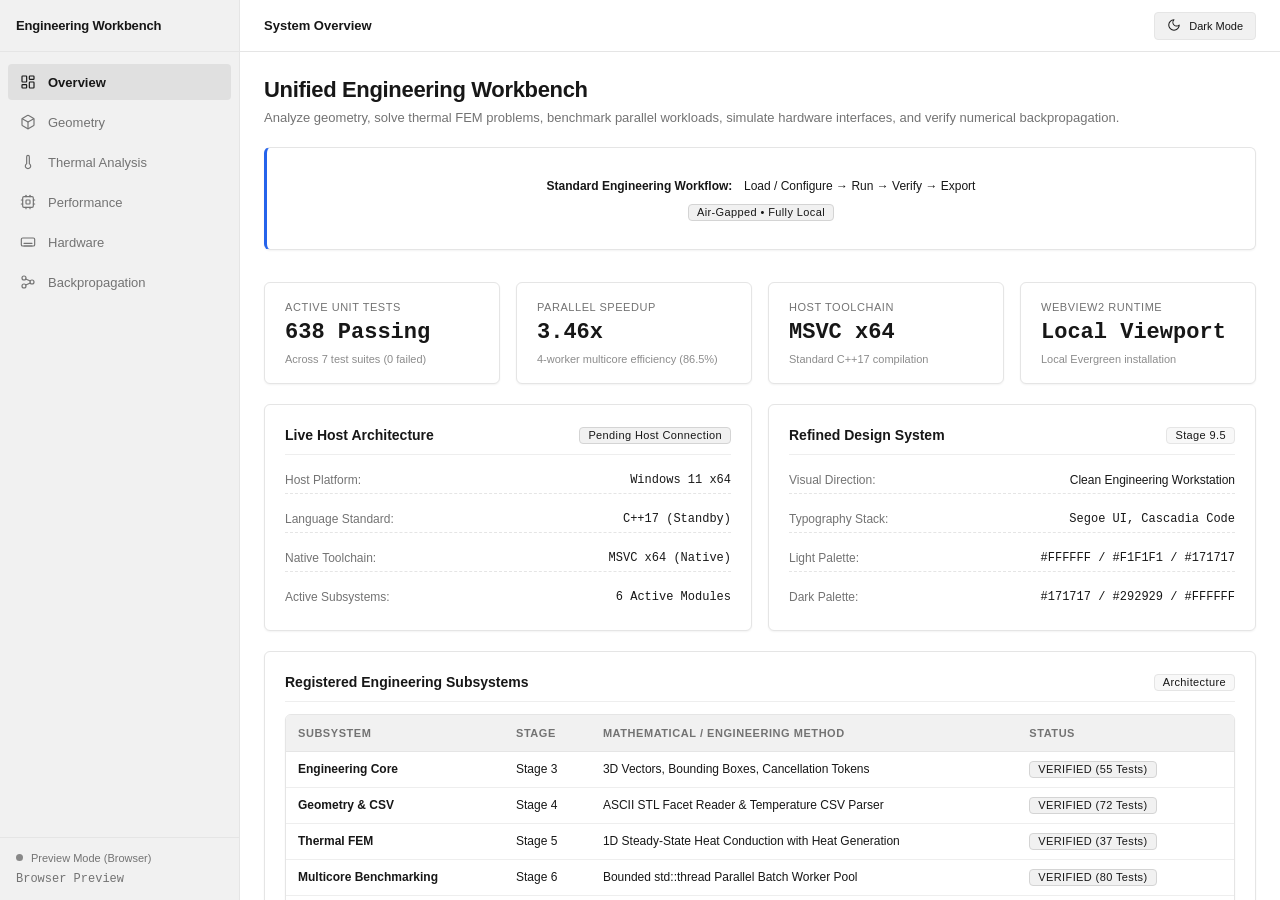
<file: package/UnifiedEngineeringWorkbench/frontend/index.html>
<!DOCTYPE html>
<html lang="en" data-theme="light">
<head>
    <meta charset="UTF-8">
    <meta name="viewport" content="width=device-width, initial-scale=1.0, maximum-scale=5.0, user-scalable=yes">
    <title>Unified Engineering Workbench</title>
    <!-- Core Design Tokens, Base Styles, Components, and Responsive Layout -->
    <link rel="stylesheet" href="css/tokens.css">
    <link rel="stylesheet" href="css/base.css">
    <link rel="stylesheet" href="css/components.css">
    <link rel="stylesheet" href="css/responsive.css">
    <style>
        body {
            opacity: 0;
            transition: opacity 0.15s ease-in;
        }
        body.ready {
            opacity: 1;
        }
    </style>
</head>
<body>
    <!-- Mobile Drawer Backdrop Overlay -->
    <div id="drawer-backdrop" class="backdrop" aria-hidden="true"></div>

    <!-- Diagnostic Modal Dialog -->
    <div id="device-dialog" class="dialog-backdrop" role="dialog" aria-modal="true" aria-labelledby="dialog-title" hidden>
        <div class="dialog">
            <div class="dialog-header">
                <span id="dialog-title" class="dialog-title">Hardware Adapter Diagnostics</span>
                <button type="button" class="dialog-close" data-close-dialog aria-label="Close dialog">
                    <span data-icon="close"></span>
                </button>
            </div>
            <div class="dialog-body">
                <p class="text-small" style="color: var(--text-secondary); margin-bottom: var(--space-3);">
                    Physical hardware communications status and loopback diagnostics across all registered adapter drivers (SIMULATED).
                </p>
                <div class="table-wrapper">
                    <table class="table">
                        <thead>
                            <tr>
                                <th>Adapter</th>
                                <th>Channel</th>
                                <th>Status</th>
                            </tr>
                        </thead>
                        <tbody>
                            <tr>
                                <td>STM32F407G</td>
                                <td class="cell-numeric">SWD / USB</td>
                                <td><span class="badge badge-ready">READY (SIMULATED)</span></td>
                            </tr>
                            <tr>
                                <td>Basys 3</td>
                                <td class="cell-numeric">FT2232HQ</td>
                                <td><span class="badge badge-ready">READY (SIMULATED)</span></td>
                            </tr>
                            <tr>
                                <td>JTAG-HS2</td>
                                <td class="cell-numeric">2x7 Ribbon</td>
                                <td><span class="badge badge-simulated">SIMULATED</span></td>
                            </tr>
                        </tbody>
                    </table>
                </div>
            </div>
            <div class="dialog-footer">
                <button type="button" class="btn btn-secondary btn-sm" data-close-dialog>Close</button>
                <button type="button" class="btn btn-primary btn-sm" data-close-dialog>Acknowledge</button>
            </div>
        </div>
    </div>

    <div class="app-shell">
        <!-- Sidebar Navigation -->
        <aside id="app-sidebar" class="sidebar">
            <div class="sidebar-header">
                <div class="brand-title">Engineering Workbench</div>
            </div>

            <nav class="sidebar-nav" role="tablist" aria-label="Workbench Sections">
                <button type="button" class="nav-item active" role="tab" id="tab-overview" data-view="overview" aria-controls="view-overview" aria-selected="true" tabindex="0">
                    <span class="nav-icon" data-icon="overview"></span>
                    <span>Overview</span>
                </button>
                <button type="button" class="nav-item" role="tab" id="tab-geometry" data-view="geometry" aria-controls="view-geometry" aria-selected="false" tabindex="-1">
                    <span class="nav-icon" data-icon="geometry"></span>
                    <span>Geometry</span>
                </button>
                <button type="button" class="nav-item" role="tab" id="tab-thermal" data-view="thermal" aria-controls="view-thermal" aria-selected="false" tabindex="-1">
                    <span class="nav-icon" data-icon="thermal"></span>
                    <span>Thermal Analysis</span>
                </button>
                <button type="button" class="nav-item" role="tab" id="tab-performance" data-view="performance" aria-controls="view-performance" aria-selected="false" tabindex="-1">
                    <span class="nav-icon" data-icon="performance"></span>
                    <span>Performance</span>
                </button>
                <button type="button" class="nav-item" role="tab" id="tab-hardware" data-view="hardware" aria-controls="view-hardware" aria-selected="false" tabindex="-1">
                    <span class="nav-icon" data-icon="hardware"></span>
                    <span>Hardware</span>
                </button>
                <button type="button" class="nav-item" role="tab" id="tab-backprop" data-view="backprop" aria-controls="view-backprop" aria-selected="false" tabindex="-1">
                    <span class="nav-icon" data-icon="backprop"></span>
                    <span>Backpropagation</span>
                </button>
            </nav>

            <div class="sidebar-footer">
                <div class="host-status">
                    <div id="host-status-dot" class="status-dot"></div>
                    <span id="host-status-text">Connecting to Host...</span>
                </div>
                <div class="text-small text-mono" id="stat-platform">Windows 11 x64</div>
            </div>
        </aside>

        <!-- Mobile Drawer Backdrop -->
        <div id="mobile-backdrop" class="backdrop" tabindex="-1" aria-hidden="true"></div>

        <!-- Main Content Viewport -->
        <div class="main-wrapper">
            <header class="top-header">
                <div class="header-left">
                    <button type="button" id="menu-toggle-btn" class="menu-toggle" aria-label="Toggle Navigation">
                        <span data-icon="menu"></span>
                    </button>
                    <span id="view-breadcrumb" class="view-breadcrumb">System Overview</span>
                </div>

                <div class="header-right">
                    <button type="button" id="theme-toggle-btn" class="theme-toggle-btn" aria-label="Toggle theme">
                        <span id="theme-icon"></span>
                        <span id="theme-label" class="theme-toggle-label">Dark Mode</span>
                    </button>
                </div>
            </header>

            <main class="content-viewport">
                <!-- VIEW 1: Overview -->
                <section id="view-overview" class="view-panel active" role="tabpanel" aria-labelledby="tab-overview" aria-hidden="false">
                    <div class="view-header">
                        <h1>Unified Engineering Workbench</h1>
                        <p>Analyze geometry, solve thermal FEM problems, benchmark parallel workloads, simulate hardware interfaces, and verify numerical backpropagation.</p>
                    </div>

                    <!-- Workflow Guidance Banner -->
                    <div class="card card-info" style="margin-bottom: var(--space-3); border-left: 3px solid var(--accent-primary, #2563eb);">
                        <div class="card-body" style="padding: var(--space-2) var(--space-3); display: flex; flex-wrap: wrap; align-items: center; justify-content: space-between; gap: var(--space-2);">
                            <div>
                                <span class="text-strong" style="font-size: var(--text-sm);">Standard Engineering Workflow:</span>
                                <span class="text-secondary" style="font-size: var(--text-sm); margin-left: var(--space-2);">Load / Configure &rarr; Run &rarr; Verify &rarr; Export</span>
                            </div>
                            <span class="badge badge-ready">Air-Gapped &bull; Fully Local</span>
                        </div>
                    </div>

                    <!-- Statistics Widgets Grid -->
                    <div class="cards-grid stat-grid-4">
                        <div class="stat-widget">
                            <span class="stat-label">Active Unit Tests</span>
                            <span class="stat-value">638 Passing</span>
                            <span class="stat-subtext">Across 7 test suites (0 failed)</span>
                        </div>
                        <div class="stat-widget">
                            <span class="stat-label">Parallel Speedup</span>
                            <span class="stat-value">3.46x</span>
                            <span class="stat-subtext">4-worker multicore efficiency (86.5%)</span>
                        </div>
                        <div class="stat-widget">
                            <span class="stat-label">Host Toolchain</span>
                            <span class="stat-value">MSVC x64</span>
                            <span class="stat-subtext">Standard C++17 compilation</span>
                        </div>
                        <div class="stat-widget">
                            <span class="stat-label">WebView2 Runtime</span>
                            <span class="stat-value text-mono" id="stat-webview">Checking...</span>
                            <span class="stat-subtext">Local Evergreen installation</span>
                        </div>
                    </div>

                    <div class="cards-grid">
                        <div class="card">
                            <div class="card-header">
                                <span class="card-title">Live Host Architecture</span>
                                <span class="badge badge-ready" id="stat-backend-ready">Checking...</span>
                            </div>
                            <div class="card-body">
                                <div class="detail-row">
                                    <span class="detail-label">Host Platform:</span>
                                    <span class="detail-value text-mono" id="stat-platform-val">Windows 11 x64</span>
                                </div>
                                <div class="detail-row">
                                    <span class="detail-label">Language Standard:</span>
                                    <span class="detail-value text-mono" id="stat-cpp">C++17</span>
                                </div>
                                <div class="detail-row">
                                    <span class="detail-label">Native Toolchain:</span>
                                    <span class="detail-value text-mono" id="stat-compiler">MSVC x64</span>
                                </div>
                                <div class="detail-row">
                                    <span class="detail-label">Active Subsystems:</span>
                                    <span class="detail-value text-mono" id="stat-modules-count">6 Modules</span>
                                </div>
                            </div>
                        </div>

                        <div class="card">
                            <div class="card-header">
                                <span class="card-title">Refined Design System</span>
                                <span class="badge">Stage 9.5</span>
                            </div>
                            <div class="card-body">
                                <div class="detail-row">
                                    <span class="detail-label">Visual Direction:</span>
                                    <span class="detail-value">Clean Engineering Workstation</span>
                                </div>
                                <div class="detail-row">
                                    <span class="detail-label">Typography Stack:</span>
                                    <span class="detail-value text-mono">Segoe UI, Cascadia Code</span>
                                </div>
                                <div class="detail-row">
                                    <span class="detail-label">Light Palette:</span>
                                    <span class="detail-value text-mono">#FFFFFF / #F1F1F1 / #171717</span>
                                </div>
                                <div class="detail-row">
                                    <span class="detail-label">Dark Palette:</span>
                                    <span class="detail-value text-mono">#171717 / #292929 / #FFFFFF</span>
                                </div>
                            </div>
                        </div>
                    </div>

                    <!-- Subsystems Table -->
                    <div class="card">
                        <div class="card-header">
                            <span class="card-title">Registered Engineering Subsystems</span>
                            <span class="badge">Architecture</span>
                        </div>
                        <div class="table-wrapper">
                            <table class="table">
                                <thead>
                                    <tr>
                                        <th>Subsystem</th>
                                        <th>Stage</th>
                                        <th>Mathematical / Engineering Method</th>
                                        <th>Status</th>
                                    </tr>
                                </thead>
                                <tbody>
                                    <tr>
                                        <td class="text-strong">Engineering Core</td>
                                        <td>Stage 3</td>
                                        <td>3D Vectors, Bounding Boxes, Cancellation Tokens</td>
                                        <td><span class="badge badge-ready">VERIFIED (55 Tests)</span></td>
                                    </tr>
                                    <tr>
                                        <td class="text-strong">Geometry & CSV</td>
                                        <td>Stage 4</td>
                                        <td>ASCII STL Facet Reader & Temperature CSV Parser</td>
                                        <td><span class="badge badge-ready">VERIFIED (72 Tests)</span></td>
                                    </tr>
                                    <tr>
                                        <td class="text-strong">Thermal FEM</td>
                                        <td>Stage 5</td>
                                        <td>1D Steady-State Heat Conduction with Heat Generation</td>
                                        <td><span class="badge badge-ready">VERIFIED (37 Tests)</span></td>
                                    </tr>
                                    <tr>
                                        <td class="text-strong">Multicore Benchmarking</td>
                                        <td>Stage 6</td>
                                        <td>Bounded std::thread Parallel Batch Worker Pool</td>
                                        <td><span class="badge badge-ready">VERIFIED (80 Tests)</span></td>
                                    </tr>
                                    <tr>
                                        <td class="text-strong">Hardware Protocols</td>
                                        <td>Stage 7</td>
                                        <td>STM32, Basys 3, JTAG-HS2 Protocol Adapters</td>
                                        <td><span class="badge badge-simulated">SIMULATED (91 Tests)</span></td>
                                    </tr>
                                    <tr>
                                        <td class="text-strong">Backpropagation</td>
                                        <td>Stage 8</td>
                                        <td>Manual Chain Rule & Central Finite Differences</td>
                                        <td><span class="badge badge-ready">VERIFIED (39 Tests)</span></td>
                                    </tr>
                                </tbody>
                            </table>
                        </div>
                    </div>
                </section>

                <!-- VIEW 2: Geometry -->
                <section id="view-geometry" class="view-panel" role="tabpanel" aria-labelledby="tab-geometry" aria-hidden="true">
                    <div class="view-header">
                        <h1>Geometry &amp; CAD Parsers</h1>
                        <p>Load an ASCII STL file or temperature CSV to inspect geometry and nodal results.</p>
                    </div>

                    <!-- Geometry Quick Start Guide -->
                    <div class="card card-info" style="margin-bottom: var(--space-3); border-left: 3px solid var(--accent-primary, #2563eb);">
                        <div class="card-body" style="padding: var(--space-2) var(--space-3); display: flex; flex-wrap: wrap; align-items: center; justify-content: space-between; gap: var(--space-2);">
                            <div>
                                <span class="text-strong" style="font-size: var(--text-sm);">Quick Start:</span>
                                <span class="text-secondary" style="font-size: var(--text-sm); margin-left: var(--space-2);">1. Select an ASCII STL model &bull; 2. Optionally overlay a temperature point cloud &bull; 3. Left-drag to Orbit, Right-drag to Pan, Scroll to Zoom</span>
                            </div>
                            <span class="badge badge-ready">3D Viewport Active</span>
                        </div>
                    </div>

                    <div id="geo-error-banner" class="alert alert-danger" style="display: none; margin-bottom: var(--space-3);"></div>
                    <div id="geo-simplification-notice" class="alert alert-warning" style="display: none; margin-bottom: var(--space-3);"></div>

                    <!-- 3D Viewport Card -->
                    <div class="card" style="margin-bottom: var(--space-3);">
                        <div class="card-header">
                            <span class="card-title">Interactive 3D Geometry Viewport</span>
                            <div style="display: flex; align-items: center; gap: var(--space-2);">
                                <span id="geo-loading-indicator" class="spinner" data-icon="spinner" style="display: none;"></span>
                                <button type="button" id="geo-btn-reset-cam" class="btn btn-secondary btn-sm">Reset Camera</button>
                            </div>
                        </div>
                        <div class="card-body" style="padding: 0;">
                            <canvas id="geometry-canvas-3d" style="width: 100%; height: 420px; display: block; background: #0f172a; border-radius: var(--radius-md);"></canvas>
                        </div>
                        <div class="card-footer" style="display: flex; flex-wrap: wrap; justify-content: space-between; align-items: center; gap: var(--space-2); padding: var(--space-2) var(--space-3);">
                            <div style="display: flex; gap: var(--space-3); align-items: center;">
                                <span class="text-small text-strong">Shading Mode:</span>
                                <label style="display: inline-flex; align-items: center; gap: 4px; font-size: 12px; cursor: pointer;">
                                    <input type="radio" name="geo-render-mode" value="shaded" checked> Shaded Solid
                                </label>
                                <label style="display: inline-flex; align-items: center; gap: 4px; font-size: 12px; cursor: pointer;">
                                    <input type="radio" name="geo-render-mode" value="wireframe"> Wireframe
                                </label>
                                <label style="display: inline-flex; align-items: center; gap: 4px; font-size: 12px; cursor: pointer;">
                                    <input type="radio" name="geo-render-mode" value="points"> Point Cloud
                                </label>
                            </div>
                            <span class="text-small" style="color: var(--text-secondary);">Controls: Left-drag to Orbit &bull; Right-drag to Pan &bull; Wheel to Zoom</span>
                        </div>
                    </div>

                    <!-- Model Selection Controls -->
                    <div class="card" style="margin-bottom: var(--space-3);">
                        <div class="card-header">
                            <span class="card-title">Pre-Packaged Engineering Datasets</span>
                            <span class="badge badge-ready">Safe Whitelist</span>
                        </div>
                        <div class="card-body">
                            <div class="form-row">
                                <div class="form-group">
                                    <label class="form-label" for="geo-sample-select">Select ASCII STL Model</label>
                                    <select id="geo-sample-select" class="select">
                                        <option value="bracket" selected>Mechanical Bracket (valid_bracket.stl)</option>
                                        <option value="triangle">Single Triangle (valid_triangle.stl)</option>
                                        <option value="degenerate">Degenerate Facet Model (degenerate_facet.stl)</option>
                                    </select>
                                    <span class="form-hint">C++ reads directly from disk without passing files through 64 KB JSON bridge.</span>
                                </div>
                                <div class="form-group">
                                    <label class="form-label" for="geo-overlay-select">Temperature Point Cloud Overlay</label>
                                    <select id="geo-overlay-select" class="select">
                                        <option value="" selected>None (Mesh Only)</option>
                                        <option value="nodal_temp">ANSYS Nodal Temperatures (valid_nodal_temperature.csv)</option>
                                        <option value="thermal_n10">1D FEM Results N=10 (thermal_results_N10.csv)</option>
                                    </select>
                                    <span class="form-hint">Colormapped nodes from Blue (T_min) to Red (T_max).</span>
                                </div>
                            </div>
                        </div>
                    </div>

                    <!-- Statistics Matrix -->
                    <div class="cards-grid">
                        <div class="card">
                            <div class="card-header">
                                <span class="card-title">Mesh Surface Metadata</span>
                                <span class="badge badge-ready">C++ Parser</span>
                            </div>
                            <div class="card-body">
                                <div class="detail-row">
                                    <span class="detail-label">Solid Name:</span>
                                    <span class="detail-value text-mono" id="geo-stat-solid">valid_bracket</span>
                                </div>
                                <div class="detail-row">
                                    <span class="detail-label">Triangular Facets:</span>
                                    <span class="detail-value text-mono" id="geo-stat-triangles">12 (12 total)</span>
                                </div>
                                <div class="detail-row">
                                    <span class="detail-label">Total Surface Area:</span>
                                    <span class="detail-value text-mono" id="geo-stat-area">0.003400 m²</span>
                                </div>
                                <div class="detail-row">
                                    <span class="detail-label">Degenerate Facets:</span>
                                    <span class="detail-value text-mono"><span id="geo-stat-degenerate" class="badge badge-ready">0</span></span>
                                </div>
                            </div>
                        </div>

                        <div class="card">
                            <div class="card-header">
                                <span class="card-title">Temperature Field Properties</span>
                                <span class="badge badge-ready">ANSYS CSV</span>
                            </div>
                            <div class="card-body">
                                <div class="detail-row">
                                    <span class="detail-label">Loaded Nodes:</span>
                                    <span class="detail-value text-mono" id="geo-stat-nodes">None</span>
                                </div>
                                <div class="detail-row">
                                    <span class="detail-label">Minimum Temperature:</span>
                                    <span class="detail-value text-mono" id="geo-stat-mintemp">--</span>
                                </div>
                                <div class="detail-row">
                                    <span class="detail-label">Maximum Temperature:</span>
                                    <span class="detail-value text-mono" id="geo-stat-maxtemp">--</span>
                                </div>
                                <div class="detail-row">
                                    <span class="detail-label">Average Temperature:</span>
                                    <span class="detail-value text-mono" id="geo-stat-avgtemp">--</span>
                                </div>
                            </div>
                        </div>
                    </div>
                </section>

                <!-- VIEW 3: Thermal Analysis -->
                <section id="view-thermal" class="view-panel" role="tabpanel" aria-labelledby="tab-thermal" aria-hidden="true">
                    <div class="view-header">
                        <h1>1D Steady-State Thermal FEM Analysis</h1>
                        <p>Heat conduction with uniform internal generation, Dirichlet boundaries, and exact analytical comparison.</p>
                    </div>

                    <!-- Thermal Workflow Explanation -->
                    <div class="card card-info" style="margin-bottom: var(--space-3); border-left: 3px solid var(--accent-primary, #2563eb);">
                        <div class="card-body" style="padding: var(--space-2) var(--space-3); display: flex; flex-wrap: wrap; align-items: center; justify-content: space-between; gap: var(--space-2);">
                            <div>
                                <span class="text-strong" style="font-size: var(--text-sm);">Standard Workflow:</span>
                                <span class="text-secondary" style="font-size: var(--text-sm); margin-left: var(--space-2);">1. Set rod parameters &rarr; 2. Select mesh size &rarr; 3. Solve FEM &rarr; 4. Compare with exact solution &rarr; 5. Export CSV</span>
                            </div>
                            <span class="badge badge-ready">O(h²) Convergence</span>
                        </div>
                    </div>

                    <div id="thermal-error-banner" class="alert alert-danger" style="display: none; margin-bottom: var(--space-3);"></div>

                    <!-- Thermal Input Parameters Form -->
                    <div class="card" style="margin-bottom: var(--space-3);">
                        <div class="card-header">
                            <span class="card-title">Rod Geometry &amp; Material Parameters</span>
                            <div style="display: flex; align-items: center; gap: var(--space-2);">
                                <span id="thermal-loading-indicator" class="spinner" data-icon="spinner" style="display: none;"></span>
                                <span id="thermal-convergence-badge" class="badge badge-ready">O(h²) VERIFIED</span>
                            </div>
                        </div>
                        <div class="card-body">
                            <div class="form-row">
                                <div class="form-group">
                                    <label class="form-label" for="thermal-input-length">Rod Length L (m)</label>
                                    <input type="number" step="0.1" id="thermal-input-length" class="input cell-numeric" value="1.0">
                                    <span class="form-hint">Physical rod length in meters (default 1.0 m)</span>
                                </div>
                                <div class="form-group">
                                    <label class="form-label" for="thermal-input-area">Cross-Section Area A (m²)</label>
                                    <input type="number" step="0.0001" id="thermal-input-area" class="input cell-numeric" value="0.0001">
                                    <span class="form-hint">Cross-sectional area (default 0.0001 m² = 1 cm²)</span>
                                </div>
                                <div class="form-group">
                                    <label class="form-label" for="thermal-input-k">Conductivity k (W/m·K)</label>
                                    <input type="number" step="1" id="thermal-input-k" class="input cell-numeric" value="10.0">
                                    <span class="form-hint">Thermal conductivity of material (default 10 W/m·K)</span>
                                </div>
                                <div class="form-group">
                                    <label class="form-label" for="thermal-input-q">Heat Gen q (W/m³)</label>
                                    <input type="number" step="1000" id="thermal-input-q" class="input cell-numeric" value="10000.0">
                                    <span class="form-hint">Uniform volumetric heat generation (default 10,000 W/m³)</span>
                                </div>
                            </div>
                            <div class="form-row">
                                <div class="form-group">
                                    <label class="form-label" for="thermal-input-t0">Left Temp T0 (°C)</label>
                                    <input type="number" step="5" id="thermal-input-t0" class="input cell-numeric" value="100.0">
                                    <span class="form-hint">Dirichlet BC at x = 0 (default 100 °C)</span>
                                </div>
                                <div class="form-group">
                                    <label class="form-label" for="thermal-input-tl">Right Temp TL (°C)</label>
                                    <input type="number" step="5" id="thermal-input-tl" class="input cell-numeric" value="20.0">
                                    <span class="form-hint">Dirichlet BC at x = L (default 20 °C)</span>
                                </div>
                                <div class="form-group">
                                    <label class="form-label" for="thermal-input-n">Elements (N)</label>
                                    <input type="number" min="1" max="1000" id="thermal-input-n" class="input cell-numeric" value="10">
                                    <span class="form-hint">1D mesh discretization (default 10 elements)</span>
                                </div>
                            </div>
                            <div class="action-btn-group" style="display: flex; gap: var(--space-2); margin-top: var(--space-2);">
                                <button type="button" id="thermal-btn-solve" class="btn btn-primary btn-md">Solve FEM</button>
                                <button type="button" id="thermal-btn-reset" class="btn btn-secondary btn-md">Reset Defaults</button>
                                <button type="button" id="thermal-btn-export" class="btn btn-secondary btn-md">Export Results CSV</button>
                            </div>
                        </div>
                    </div>

                    <!-- 2D Canvas Temperature Plot -->
                    <div class="card" style="margin-bottom: var(--space-3);">
                        <div class="card-header">
                            <span class="card-title">Temperature Distribution Profile: Exact vs FEM Nodal</span>
                            <span class="badge badge-ready">Canvas 2D</span>
                        </div>
                        <div class="card-body">
                            <canvas id="thermal-chart-canvas" style="width: 100%; height: 320px; display: block; background: var(--surface-card); border-radius: var(--radius-md); border: 1px solid var(--border-color-subtle);"></canvas>
                        </div>
                    </div>

                    <!-- Convergence Metrics & Nodal Table -->
                    <div class="cards-grid stat-grid-4" style="margin-bottom: var(--space-3);">
                        <div class="stat-widget">
                            <span class="stat-label">Element Length (h)</span>
                            <span class="stat-value text-mono" id="thermal-stat-h">0.1000 m</span>
                            <span class="stat-subtext">Uniform mesh discretization</span>
                        </div>
                        <div class="stat-widget">
                            <span class="stat-label">Theoretical Midpoint Error</span>
                            <span class="stat-value text-mono" id="thermal-stat-exp-err">1.250000 °C</span>
                            <span class="stat-subtext">(q / 8k) * h²</span>
                        </div>
                        <div class="stat-widget">
                            <span class="stat-label">Actual Max Midpoint Error</span>
                            <span class="stat-value text-mono" id="thermal-stat-max-err">1.250000 °C</span>
                            <span class="stat-subtext">Max |T_exact - T_mid|</span>
                        </div>
                        <div class="stat-widget">
                            <span class="stat-label">Convergence Order</span>
                            <span class="stat-value text-mono">O(h²)</span>
                            <span class="stat-subtext">Exact Thomas algorithm</span>
                        </div>
                    </div>

                    <div class="card">
                        <div class="card-header">
                            <span class="card-title">Nodal Temperature Discretization Table</span>
                            <span class="badge">Nodal Evaluation</span>
                        </div>
                        <div class="table-wrapper">
                            <table class="table">
                                <thead>
                                    <tr>
                                        <th>Node</th>
                                        <th>Position x (m)</th>
                                        <th>FEM Temperature (°C)</th>
                                        <th>Exact Analytical (°C)</th>
                                        <th>Absolute Error (°C)</th>
                                    </tr>
                                </thead>
                                <tbody id="thermal-table-body">
                                    <!-- Populated dynamically by thermal_view.js -->
                                </tbody>
                            </table>
                        </div>
                    </div>
                </section>

                <!-- VIEW 4: Performance -->
                <section id="view-performance" class="view-panel" role="tabpanel" aria-labelledby="tab-performance" aria-hidden="true">
                    <div class="view-header">
                        <h1>Multicore Performance &amp; Benchmarking</h1>
                        <p>Benchmark parallel vs serial batch execution of 1D steady-state thermal FEM rod simulations using lock-free dynamic work stealing.</p>
                    </div>

                    <!-- Benchmark Architecture & Concept Guidance -->
                    <div class="card card-info" style="margin-bottom: var(--space-3); border-left: 3px solid var(--accent-primary, #2563eb);">
                        <div class="card-body" style="padding: var(--space-2) var(--space-3); font-size: var(--text-sm);">
                            <div style="margin-bottom: var(--space-1);"><span class="text-strong">Benchmark Architecture:</span> <span class="text-secondary">Solves a batch of randomized 1D thermal FEM rod problems across worker threads.</span></div>
                            <div style="display: flex; flex-wrap: wrap; gap: var(--space-3); font-size: var(--text-xs); color: var(--text-secondary);">
                                <span>&bull; <strong>Serial:</strong> 1 worker baseline execution on main thread.</span>
                                <span>&bull; <strong>Parallel:</strong> Atomic lock-free work-stealing across W workers.</span>
                                <span>&bull; <strong>Verification:</strong> Asserts |T_parallel - T_serial| &le; 10⁻⁸ °C.</span>
                            </div>
                        </div>
                    </div>

                    <div id="perf-error-banner" class="alert alert-danger" style="display: none; margin-bottom: var(--space-3);"></div>
                    <div id="perf-running-notice" class="alert alert-info" style="display: none; margin-bottom: var(--space-3);"></div>

                    <!-- Host Hardware Detection Grid -->
                    <div class="cards-grid stat-grid-4" style="margin-bottom: var(--space-3);">
                        <div class="stat-widget">
                            <span class="stat-label">Detected CPU Model</span>
                            <span class="stat-value" id="perf-stat-cpu">Detecting CPU...</span>
                            <span class="stat-subtext">Host processor descriptor</span>
                        </div>
                        <div class="stat-widget">
                            <span class="stat-label">Physical Cores</span>
                            <span class="stat-value" id="perf-stat-cores">Detecting...</span>
                            <span class="stat-subtext">Hardware cores detected</span>
                        </div>
                        <div class="stat-widget">
                            <span class="stat-label">Logical Threads</span>
                            <span class="stat-value" id="perf-stat-threads">Detecting...</span>
                            <span class="stat-subtext">Concurrent worker limit</span>
                        </div>
                        <div class="stat-widget">
                            <span class="stat-label">Physical RAM</span>
                            <span class="stat-value" id="perf-stat-ram">Detecting...</span>
                            <span class="stat-subtext">Available host memory</span>
                        </div>
                    </div>

                    <!-- Benchmark Controls Card -->
                    <div class="card" style="margin-bottom: var(--space-3);">
                        <div class="card-header">
                            <span class="card-title">Benchmark Workload Configuration</span>
                            <span id="perf-loading-indicator" class="spinner" data-icon="spinner" style="display: none;"></span>
                        </div>
                        <div class="card-body">
                            <div class="form-row">
                                <div class="form-group">
                                    <label class="form-label" for="perf-input-cases">Batch Case Count</label>
                                    <input type="number" min="1" max="1000" id="perf-input-cases" class="input cell-numeric" value="100">
                                    <span class="form-hint">Number of independent rod problems to solve (default 100)</span>
                                </div>
                                <div class="form-group">
                                    <label class="form-label" for="perf-input-elements">Elements per Rod</label>
                                    <input type="number" min="10" max="500" id="perf-input-elements" class="input cell-numeric" value="80">
                                    <span class="form-hint">Mesh density for each rod problem (default 80 elements)</span>
                                </div>
                                <div class="form-group">
                                    <label class="form-label" for="perf-input-seed">Deterministic Random Seed</label>
                                    <input type="number" id="perf-input-seed" class="input cell-numeric" value="42">
                                    <span class="form-hint">Seed for pseudo-random batch reproducibility (default 42)</span>
                                </div>
                            </div>

                            <div style="margin-top: var(--space-2); margin-bottom: var(--space-3);">
                                <span class="text-small text-strong" style="display: block; margin-bottom: var(--space-1);">Worker Concurrency Targets:</span>
                                <div style="display: flex; flex-wrap: wrap; gap: var(--space-4);">
                                    <label class="checkbox-container">
                                        <input type="checkbox" name="perf-worker" value="1" class="checkbox-input" checked>
                                        <span class="checkbox-custom"></span>
                                        <span class="checkbox-label">1 Worker (Serial Baseline)</span>
                                    </label>
                                    <label class="checkbox-container">
                                        <input type="checkbox" name="perf-worker" value="2" class="checkbox-input" checked>
                                        <span class="checkbox-custom"></span>
                                        <span class="checkbox-label">2 Workers</span>
                                    </label>
                                    <label class="checkbox-container">
                                        <input type="checkbox" name="perf-worker" value="3" class="checkbox-input" checked>
                                        <span class="checkbox-custom"></span>
                                        <span class="checkbox-label">3 Workers</span>
                                    </label>
                                    <label class="checkbox-container">
                                        <input type="checkbox" name="perf-worker" value="4" class="checkbox-input" checked>
                                        <span class="checkbox-custom"></span>
                                        <span class="checkbox-label">4 Workers</span>
                                    </label>
                                </div>
                            </div>

                            <div class="action-btn-group" style="display: flex; gap: var(--space-2);">
                                <button type="button" id="perf-btn-run" class="btn btn-primary btn-md">Run Multicore Benchmark</button>
                                <button type="button" id="perf-btn-export-raw" class="btn btn-secondary btn-md">Export Raw CSV</button>
                                <button type="button" id="perf-btn-export-summary" class="btn btn-secondary btn-md">Export Summary CSV</button>
                            </div>
                        </div>
                    </div>

                    <!-- Speedup Scaling Canvas Chart -->
                    <div class="card" style="margin-bottom: var(--space-3);">
                        <div class="card-header">
                            <span class="card-title">Parallel Speedup vs Ideal Linear Scaling</span>
                            <span id="perf-overall-status" class="badge badge-ready">READY</span>
                        </div>
                        <div class="card-body">
                            <canvas id="perf-chart-canvas" style="width: 100%; height: 280px; display: block; background: var(--surface-card); border-radius: var(--radius-md); border: 1px solid var(--border-color-subtle);"></canvas>
                        </div>
                    </div>

                    <!-- Summary & Raw Tables -->
                    <div class="card" style="margin-bottom: var(--space-3);">
                        <div class="card-header">
                            <span class="card-title">Worker Scaling Performance Summary</span>
                            <span class="badge badge-ready">5 Repetitions (Median)</span>
                        </div>
                        <div class="table-wrapper">
                            <table class="table">
                                <thead>
                                    <tr>
                                        <th>Execution Mode</th>
                                        <th>Workers</th>
                                        <th>Median Time (ms)</th>
                                        <th>Speedup</th>
                                        <th>Efficiency</th>
                                        <th>Numerical Correctness</th>
                                    </tr>
                                </thead>
                                <tbody id="perf-summary-table-body">
                                    <!-- Populated dynamically by perf_view.js -->
                                </tbody>
                            </table>
                        </div>
                    </div>

                    <div class="card">
                        <div class="card-header">
                            <span class="card-title">Raw Repetition Measurement Matrix</span>
                            <span class="badge">Individual Runs</span>
                        </div>
                        <div class="table-wrapper">
                            <table class="table">
                                <thead>
                                    <tr>
                                        <th>Execution Mode</th>
                                        <th>Repetition</th>
                                        <th>Elapsed Time (ms)</th>
                                        <th>Max Deviation vs Serial</th>
                                        <th>Status</th>
                                    </tr>
                                </thead>
                                <tbody id="perf-raw-table-body">
                                    <!-- Populated dynamically by perf_view.js -->
                                </tbody>
                            </table>
                        </div>
                    </div>
                </section>

                <!-- VIEW 5: Hardware -->
                <section id="view-hardware" class="view-panel" role="tabpanel" aria-labelledby="tab-hardware" aria-hidden="true">
                    <div class="view-header">
                        <h1>Hardware Integration &amp; Protocol Adapters <span class="badge badge-simulated">SIMULATED</span></h1>
                        <p>No physical hardware is connected. Device discovery, connection, telemetry, and fault recovery are simulated for this prototype.</p>
                    </div>

                    <!-- Hardware Simulation Notice & Recovery Instructions -->
                    <div class="card card-info" style="margin-bottom: var(--space-3); border-left: 3px solid var(--accent-primary, #2563eb);">
                        <div class="card-body" style="padding: var(--space-2) var(--space-3); font-size: var(--text-sm);">
                            <div style="margin-bottom: var(--space-1);"><span class="text-strong">Simulation Notice:</span> <span class="text-secondary">All adapters (STM32F407G-DISC1, Digilent Basys 3, Digilent JTAG-HS2) execute in software simulation mode. No physical hardware is connected.</span></div>
                            <div style="font-size: var(--text-xs); color: var(--text-secondary);"><strong>Fault Recovery Testing:</strong> 1. Check a fault box &rarr; 2. Click Connect Channel (enters ERROR state) &rarr; 3. Click Reset Fault Flags (Recover) to restore CONNECTED state.</div>
                        </div>
                    </div>

                    <div id="hw-error-banner" class="alert alert-danger" style="display: none; margin-bottom: var(--space-3);"></div>

                    <!-- Device Cards Grid -->
                    <div id="hw-device-cards-container" class="cards-grid" style="margin-bottom: var(--space-3);">
                        <!-- Populated dynamically by hardware_view.js -->
                    </div>

                    <!-- Hardware Channel Control Card -->
                    <div class="card" style="margin-bottom: var(--space-3);">
                        <div class="card-header">
                            <span class="card-title">Channel Controls &amp; Simulation Fault Injection <span class="badge badge-simulated">SIMULATED</span></span>
                        </div>
                        <div class="card-body">
                            <div class="form-row">
                                <div class="form-group">
                                    <label class="form-label" for="hw-device-select">Target Device Adapter</label>
                                    <select id="hw-device-select" class="select">
                                        <option value="stm32f407g-disc1-01" selected>STM32F407G Discovery (MCU)</option>
                                        <option value="basys3-xc7a35t-01">Digilent Basys 3 (FPGA)</option>
                                        <option value="jtag-hs2-adapter-01">Digilent JTAG-HS2 (JTAG)</option>
                                    </select>
                                </div>
                                <div class="form-group">
                                    <label class="form-label">Simulation Fault Injection</label>
                                    <div style="display: flex; gap: var(--space-3); margin-top: var(--space-1);">
                                        <label class="checkbox-container">
                                            <input type="checkbox" id="hw-toggle-sim-timeout" class="checkbox-input">
                                            <span class="checkbox-custom"></span>
                                            <span class="checkbox-label">Simulate Timeout</span>
                                        </label>
                                        <label class="checkbox-container">
                                            <input type="checkbox" id="hw-toggle-sim-failure" class="checkbox-input">
                                            <span class="checkbox-custom"></span>
                                            <span class="checkbox-label">Simulate Connection Failure</span>
                                        </label>
                                    </div>
                                </div>
                            </div>

                            <div class="action-btn-group" style="display: flex; gap: var(--space-2); margin-top: var(--space-2);">
                                <button type="button" id="hw-btn-connect" class="btn btn-primary btn-md">Connect Channel</button>
                                <button type="button" id="hw-btn-disconnect" class="btn btn-secondary btn-md">Disconnect</button>
                                <button type="button" id="hw-btn-telemetry" class="btn btn-secondary btn-md">Read Telemetry</button>
                                <button type="button" id="hw-btn-recover" class="btn btn-secondary btn-md">Reset Fault Flags (Recover)</button>
                            </div>
                        </div>
                    </div>

                    <!-- Live Telemetry Timeline Plot & Stats -->
                    <div class="cards-grid stat-grid-4" style="margin-bottom: var(--space-3);">
                        <div class="stat-widget">
                            <span class="stat-label">Board Temperature (SIMULATED)</span>
                            <span class="stat-value text-mono" id="hw-stat-temp">--</span>
                            <span class="stat-subtext">Internal thermal sensor</span>
                        </div>
                        <div class="stat-widget">
                            <span class="stat-label">Core Voltage (SIMULATED)</span>
                            <span class="stat-value text-mono" id="hw-stat-volt">--</span>
                            <span class="stat-subtext">VDD / VCORE rail</span>
                        </div>
                        <div class="stat-widget">
                            <span class="stat-label">Power Consumption (SIMULATED)</span>
                            <span class="stat-value text-mono" id="hw-stat-power">--</span>
                            <span class="stat-subtext">Computed instantaneous power</span>
                        </div>
                        <div class="stat-widget">
                            <span class="stat-label">Packet Sequence #</span>
                            <span class="stat-value text-mono" id="hw-stat-seq">--</span>
                            <span class="stat-subtext">Monotonic packet counter</span>
                        </div>
                    </div>

                    <div class="card" style="margin-bottom: var(--space-3);">
                        <div class="card-header">
                            <span class="card-title">Live Sensor Telemetry Timeline <span class="badge badge-simulated">SIMULATED</span></span>
                        </div>
                        <div class="card-body">
                            <canvas id="hardware-telemetry-canvas" style="width: 100%; height: 260px; display: block; background: var(--surface-card); border-radius: var(--radius-md); border: 1px solid var(--border-color-subtle);"></canvas>
                        </div>
                    </div>

                    <!-- Command Execution Console -->
                    <div class="card">
                        <div class="card-header">
                            <span class="card-title">Device Command Console</span>
                            <span class="badge badge-ready">Strict Capability Whitelist</span>
                        </div>
                        <div class="card-body">
                            <div class="form-row">
                                <div class="form-group" style="flex: 1;">
                                    <label class="form-label" for="hw-cmd-select">Supported Command</label>
                                    <select id="hw-cmd-select" class="select">
                                        <!-- Populated dynamically based on device capabilities -->
                                    </select>
                                </div>
                                <div class="form-group" style="flex: 2;">
                                    <label class="form-label" for="hw-cmd-payload">Command Payload (Optional)</label>
                                    <input type="text" id="hw-cmd-payload" class="input" placeholder="e.g. 0x08000000">
                                </div>
                                <div class="form-group" style="align-self: flex-end;">
                                    <button type="button" id="hw-btn-send-cmd" class="btn btn-primary btn-md">Dispatch Command</button>
                                </div>
                            </div>

                            <div id="hw-console-output" style="margin-top: var(--space-2); height: 110px; overflow-y: auto; background: #0f172a; color: #38bdf8; font-family: var(--font-mono); font-size: 12px; padding: var(--space-2); border-radius: var(--radius-sm);">
                                <div>[SYS] Hardware command console initialized. Select an adapter command to dispatch.</div>
                            </div>
                        </div>
                    </div>
                </section>

                <!-- VIEW 6: Backpropagation -->
                <section id="view-backprop" class="view-panel" role="tabpanel" aria-labelledby="tab-backprop" aria-hidden="true">
                    <div class="view-header">
                        <h1>Backpropagation &amp; Numerical Verification</h1>
                        <p>Verify analytical gradients against central finite differences, then train the regression network using gradient descent.</p>
                    </div>

                    <!-- Backpropagation Workflow Explanation -->
                    <div class="card card-info" style="margin-bottom: var(--space-3); border-left: 3px solid var(--accent-primary, #2563eb);">
                        <div class="card-body" style="padding: var(--space-2) var(--space-3); display: flex; flex-wrap: wrap; align-items: center; justify-content: space-between; gap: var(--space-2);">
                            <div>
                                <span class="text-strong" style="font-size: var(--text-sm);">Standard Workflow:</span>
                                <span class="text-secondary" style="font-size: var(--text-sm); margin-left: var(--space-2);">Verify Gradients &rarr; Train &rarr; Inspect Loss &rarr; Export</span>
                            </div>
                            <span class="badge badge-ready">Simultaneous &theta; Updates</span>
                        </div>
                    </div>

                    <div id="bp-error-banner" class="alert alert-danger" style="display: none; margin-bottom: var(--space-3);"></div>

                    <!-- Regression Problem Parameters Card -->
                    <div class="card" style="margin-bottom: var(--space-3);">
                        <div class="card-header">
                            <span class="card-title">Single-Sample Regression Network (h = tanh(w*x + b), y_pred = v*h + c)</span>
                            <span id="bp-loading-indicator" class="spinner" data-icon="spinner" style="display: none;"></span>
                        </div>
                        <div class="card-body">
                            <div class="form-row">
                                <div class="form-group">
                                    <label class="form-label" for="bp-input-x">Input Sample (x)</label>
                                    <input type="number" step="0.1" id="bp-input-x" class="input cell-numeric" value="1.0">
                                    <span class="form-hint">Input feature value (default 1.0)</span>
                                </div>
                                <div class="form-group">
                                    <label class="form-label" for="bp-input-y">Target Output (y)</label>
                                    <input type="number" step="0.1" id="bp-input-y" class="input cell-numeric" value="2.0">
                                    <span class="form-hint">Expected target output (default 2.0)</span>
                                </div>
                                <div class="form-group">
                                    <label class="form-label" for="bp-input-eta">Learning Rate (&eta;)</label>
                                    <input type="number" step="0.01" id="bp-input-eta" class="input cell-numeric" value="0.1">
                                    <span class="form-hint">Gradient descent step scale (default 0.1)</span>
                                </div>
                            </div>
                            <div class="form-row">
                                <div class="form-group">
                                    <label class="form-label" for="bp-input-w">Hidden Weight (w)</label>
                                    <input type="number" step="0.05" id="bp-input-w" class="input cell-numeric" value="0.5">
                                    <span class="form-hint">Weight w coordinate (default 0.5)</span>
                                </div>
                                <div class="form-group">
                                    <label class="form-label" for="bp-input-b">Hidden Bias (b)</label>
                                    <input type="number" step="0.05" id="bp-input-b" class="input cell-numeric" value="0.0">
                                    <span class="form-hint">Bias b coordinate (default 0.0)</span>
                                </div>
                                <div class="form-group">
                                    <label class="form-label" for="bp-input-v">Output Weight (v)</label>
                                    <input type="number" step="0.05" id="bp-input-v" class="input cell-numeric" value="1.0">
                                    <span class="form-hint">Weight v coordinate (default 1.0)</span>
                                </div>
                                <div class="form-group">
                                    <label class="form-label" for="bp-input-c">Output Bias (c)</label>
                                    <input type="number" step="0.05" id="bp-input-c" class="input cell-numeric" value="0.0">
                                    <span class="form-hint">Bias c coordinate (default 0.0)</span>
                                </div>
                            </div>
                            <div class="action-btn-group" style="display: flex; gap: var(--space-2); margin-top: var(--space-2);">
                                <button type="button" id="bp-btn-verify" class="btn btn-primary btn-md">Verify Analytical Gradients</button>
                                <button type="button" id="bp-btn-train" class="btn btn-secondary btn-md">Train 100 Steps</button>
                                <button type="button" id="bp-btn-step" class="btn btn-secondary btn-md">Single Step</button>
                                <button type="button" id="bp-btn-reset" class="btn btn-secondary btn-md">Reset Parameters</button>
                                <button type="button" id="bp-btn-export" class="btn btn-secondary btn-md">Export Loss CSV</button>
                            </div>
                        </div>
                    </div>

                    <!-- Analytical vs Finite Difference Verification -->
                    <div class="card" style="margin-bottom: var(--space-3);">
                        <div class="card-header">
                            <span class="card-title">Gradient Verification: Manual Chain Rule vs Central Finite Difference</span>
                            <div style="display: flex; align-items: center; gap: var(--space-2);">
                                <span id="bp-verif-maxerr" class="text-small text-mono" style="color: var(--text-secondary);"></span>
                                <span id="bp-verif-badge" class="badge badge-ready">CHAIN RULE VERIFIED</span>
                            </div>
                        </div>
                        <div class="table-wrapper">
                            <table class="table">
                                <thead>
                                    <tr>
                                        <th>Parameter Derivative</th>
                                        <th>Analytical Gradient (Chain Rule)</th>
                                        <th>Numerical Gradient (Central Difference)</th>
                                        <th>Absolute Error (&Delta;)</th>
                                    </tr>
                                </thead>
                                <tbody id="bp-gradient-table-body">
                                    <!-- Populated dynamically by backprop_view.js -->
                                </tbody>
                            </table>
                        </div>
                    </div>

                    <!-- Training Stats & Loss Trajectory Chart -->
                    <div class="cards-grid stat-grid-4" style="margin-bottom: var(--space-3);">
                        <div class="stat-widget">
                            <span class="stat-label">Initial Loss (Step 1)</span>
                            <span class="stat-value text-mono" id="bp-stat-init-loss">1.182542</span>
                            <span class="stat-subtext">Before first parameter update</span>
                        </div>
                        <div class="stat-widget">
                            <span class="stat-label">Final Loss (Step 100)</span>
                            <span class="stat-value text-mono" id="bp-stat-final-loss">0.000000</span>
                            <span class="stat-subtext">After 100 simultaneous updates</span>
                        </div>
                        <div class="stat-widget">
                            <span class="stat-label">Recorded Steps</span>
                            <span class="stat-value text-mono" id="bp-stat-steps">100</span>
                            <span class="stat-subtext">Exactly 100 CSV records</span>
                        </div>
                        <div class="stat-widget">
                            <span class="stat-label">Simultaneous Updates</span>
                            <span class="stat-value text-mono">&theta; - &eta;&nabla;J</span>
                            <span class="stat-subtext">All 4 gradients computed before update</span>
                        </div>
                    </div>

                    <div class="card" style="margin-bottom: var(--space-3);">
                        <div class="card-header">
                            <span class="card-title">Training Loss Trajectory: J = 0.5(y_pred - y)²</span>
                            <span class="badge badge-ready">Canvas 2D</span>
                        </div>
                        <div class="card-body">
                            <canvas id="backprop-loss-canvas" style="width: 100%; height: 300px; display: block; background: var(--surface-card); border-radius: var(--radius-md); border: 1px solid var(--border-color-subtle);"></canvas>
                        </div>
                    </div>

                    <!-- 100-Step Trajectory Table -->
                    <div class="card">
                        <div class="card-header">
                            <span class="card-title">Training Step Trajectory (Sample Records)</span>
                            <span class="badge">1-Indexed Steps</span>
                        </div>
                        <div class="table-wrapper">
                            <table class="table">
                                <thead>
                                    <tr>
                                        <th>Step</th>
                                        <th>Loss J</th>
                                        <th>Prediction y_pred</th>
                                        <th>Weight w</th>
                                        <th>Bias b</th>
                                        <th>Weight v</th>
                                        <th>Bias c</th>
                                    </tr>
                                </thead>
                                <tbody id="bp-history-table-body">
                                    <!-- Populated dynamically by backprop_view.js -->
                                </tbody>
                            </table>
                        </div>
                    </div>
                </section>
            </main>
        </div>
    </div>

    <!-- Toast Notifications Container -->
    <div id="toast-container" class="toast-container" aria-live="polite" aria-atomic="true"></div>

    <!-- Scripts -->
    <script src="js/icons.js"></script>
    <script src="js/components.js"></script>
    <script src="js/theme.js"></script>
    <script src="js/navigation.js"></script>
    <script src="js/modules/chart_engine.js"></script>
    <script src="js/modules/canvas_3d.js"></script>
    <script src="js/modules/geometry_view.js"></script>
    <script src="js/modules/thermal_view.js"></script>
    <script src="js/modules/perf_view.js"></script>
    <script src="js/modules/hardware_view.js"></script>
    <script src="js/modules/backprop_view.js"></script>
    <script src="js/app.js"></script>
</body>
</html>
</file>
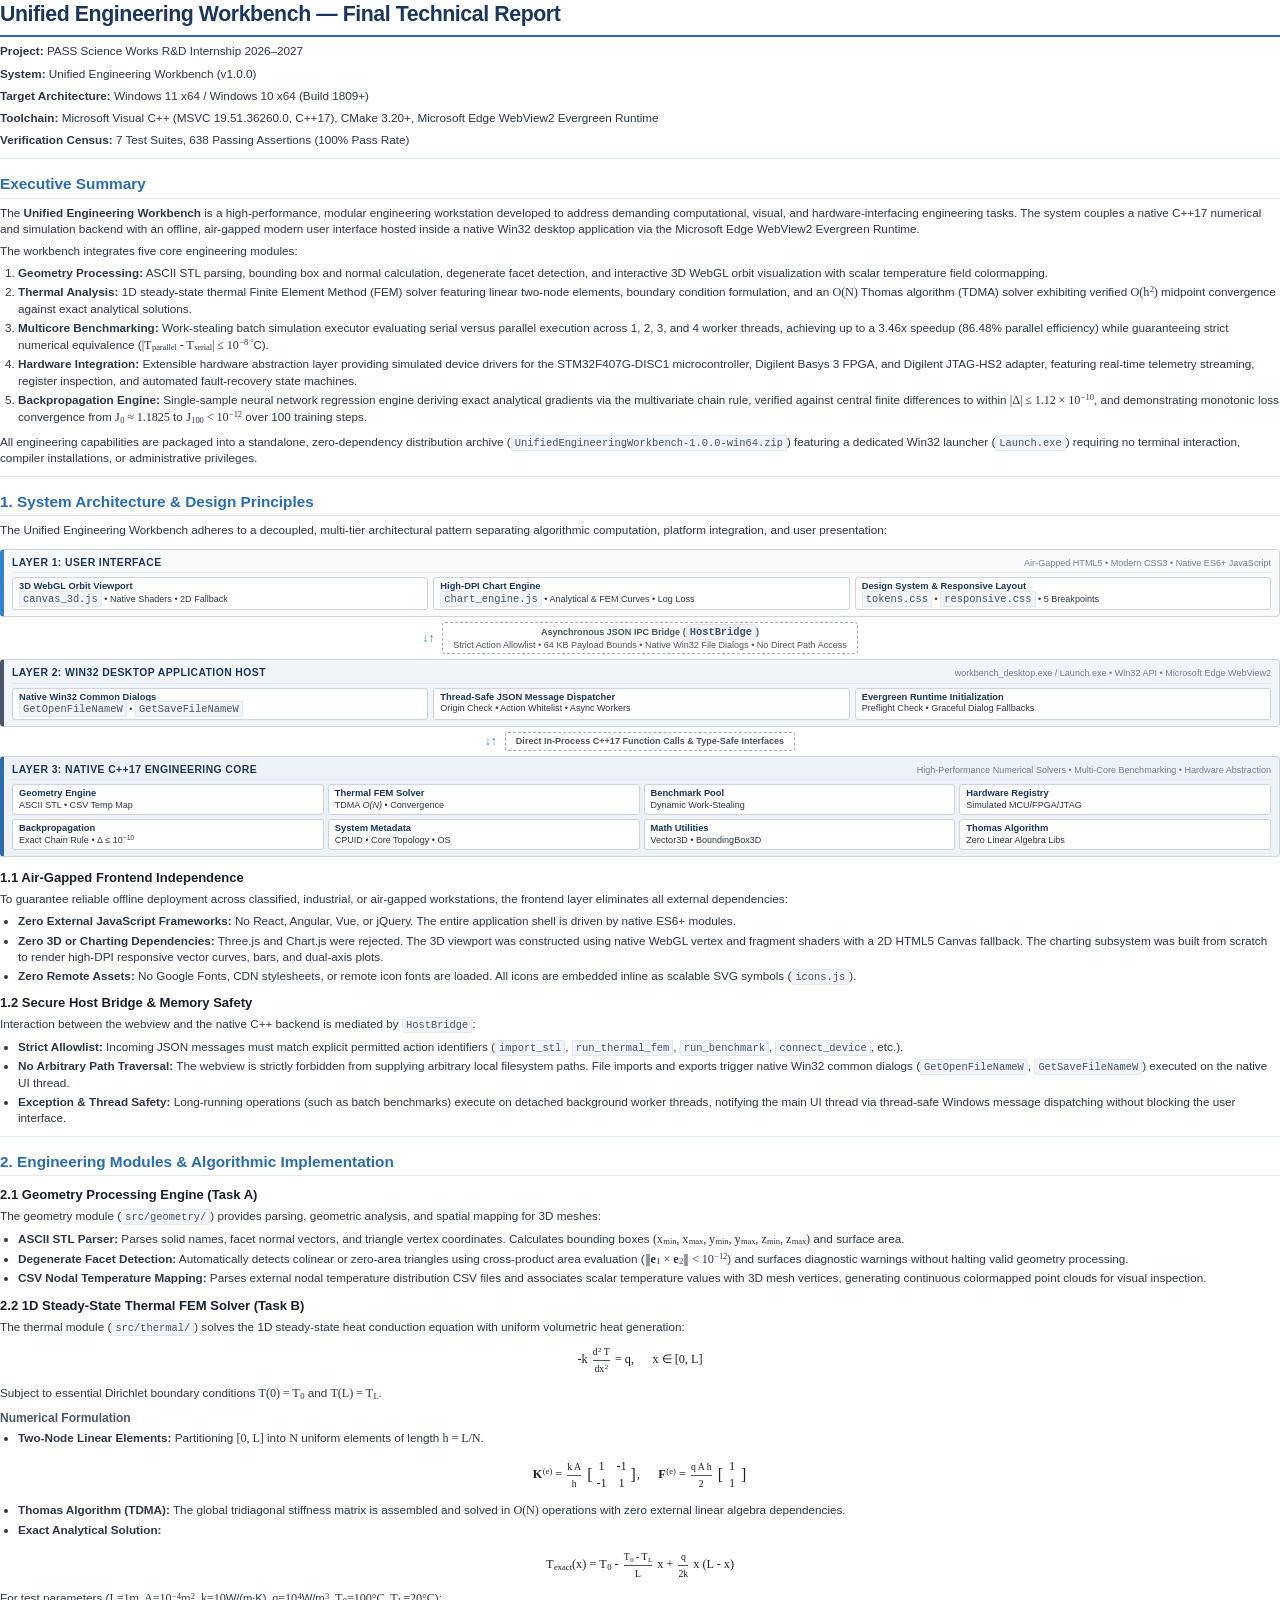
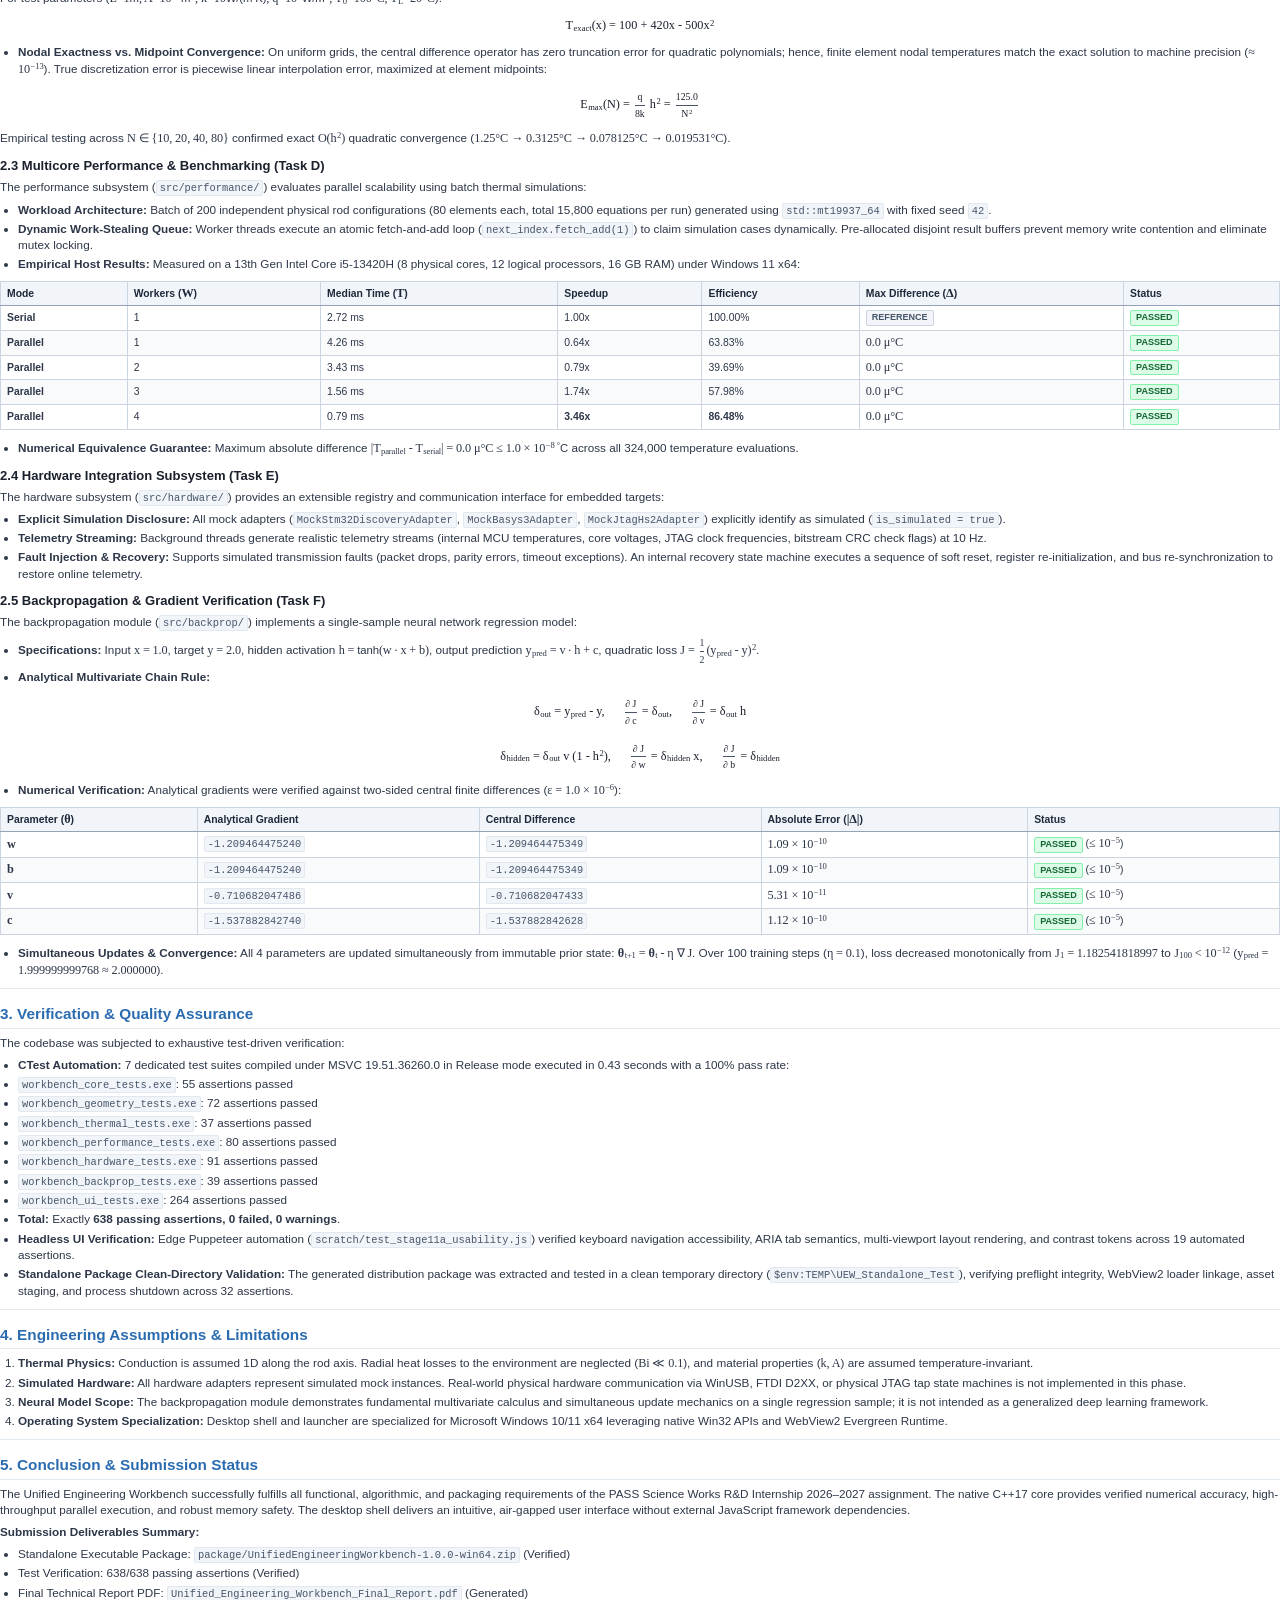
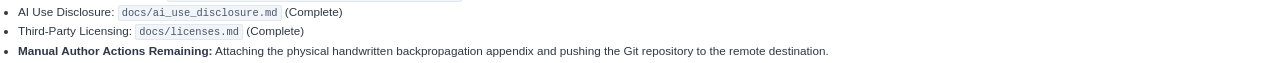
<file: scratch/final_report_print.html>
<!DOCTYPE html>
<html lang="en">
<head>
<meta charset="UTF-8">
<title>Unified Engineering Workbench — Final Technical Report</title>
<style>

@page {
    size: A4 portrait;
    margin: 14mm 16mm 14mm 16mm;
    @top-left {
        content: "Unified Engineering Workbench — Final Technical Report";
        font-family: -apple-system, BlinkMacSystemFont, "Segoe UI", Roboto, Arial, sans-serif;
        font-size: 7.5pt;
        color: #718096;
        border-bottom: 0.5px solid #e2e8f0;
        padding-bottom: 2px;
    }
    @top-right {
        content: "PASS Science Works R&D Internship 2026–2027";
        font-family: -apple-system, BlinkMacSystemFont, "Segoe UI", Roboto, Arial, sans-serif;
        font-size: 7.5pt;
        color: #718096;
        border-bottom: 0.5px solid #e2e8f0;
        padding-bottom: 2px;
    }
    @bottom-left {
        content: "Unified Engineering Workbench — Final Technical Report | Page " counter(page) " of " counter(pages);
        font-family: -apple-system, BlinkMacSystemFont, "Segoe UI", Roboto, Arial, sans-serif;
        font-size: 7.5pt;
        color: #4a5568;
        border-top: 0.5px solid #e2e8f0;
        padding-top: 3px;
    }
    @bottom-right {
        content: "";
        border-top: 0.5px solid #e2e8f0;
        padding-top: 3px;
    }
}

* {
    box-sizing: border-box;
}

body {
    font-family: -apple-system, BlinkMacSystemFont, "Segoe UI", Roboto, "Helvetica Neue", Arial, sans-serif;
    font-size: 8.8pt;
    line-height: 1.38;
    color: #2d3748;
    background-color: #ffffff;
    margin: 0;
    padding: 0;
    text-align: left;
}

.report-title {
    font-size: 16pt;
    font-weight: 700;
    color: #1a365d;
    margin: 0 0 6px 0;
    letter-spacing: -0.02em;
    border-bottom: 2px solid #2b6cb0;
    padding-bottom: 6px;
}

.h2-heading {
    font-size: 11.5pt;
    font-weight: 700;
    color: #2b6cb0;
    margin: 14px 0 6px 0;
    padding-bottom: 3px;
    border-bottom: 1px solid #e2e8f0;
    page-break-after: avoid;
    break-after: avoid;
}

.h3-heading {
    font-size: 9.8pt;
    font-weight: 600;
    color: #1a202c;
    margin: 10px 0 4px 0;
    page-break-after: avoid;
    break-after: avoid;
}

.h4-heading {
    font-size: 9pt;
    font-weight: 600;
    color: #4a5568;
    margin: 8px 0 3px 0;
    page-break-after: avoid;
    break-after: avoid;
}

.report-p {
    margin: 0 0 6px 0;
    text-align: left;
}

.report-ul, .report-ol {
    margin: 3px 0 8px 18px;
    padding: 0;
}

.report-ul li, .report-ol li {
    margin-bottom: 3px;
    text-align: left;
}

.section-divider {
    border: 0;
    height: 1px;
    background: #e2e8f0;
    margin: 10px 0;
}

/* Architecture Diagram */
.arch-diagram {
    margin: 10px 0 12px 0;
    page-break-inside: avoid;
    break-inside: avoid;
    display: flex;
    flex-direction: column;
    gap: 4px;
}

.arch-layer {
    border: 1px solid #cbd5e0;
    border-radius: 4px;
    padding: 6px 8px;
    background-color: #f8fafc;
}

.ui-layer { border-left: 4px solid #3182ce; }
.host-layer { border-left: 4px solid #4a5568; background-color: #f1f5f9; }
.core-layer { border-left: 4px solid #2b6cb0; background-color: #edf2f7; }

.layer-header {
    display: flex;
    justify-content: space-between;
    align-items: baseline;
    margin-bottom: 4px;
    border-bottom: 1px solid #e2e8f0;
    padding-bottom: 2px;
}

.layer-title {
    font-size: 7.8pt;
    font-weight: 700;
    color: #1a365d;
    letter-spacing: 0.04em;
}

.layer-subtitle {
    font-size: 6.8pt;
    color: #718096;
}

.layer-boxes {
    display: grid;
    grid-template-columns: repeat(3, 1fr);
    gap: 5px;
}

.layer-grid-4 {
    display: grid;
    grid-template-columns: repeat(4, 1fr);
    gap: 4px;
}

.arch-box {
    background: #ffffff;
    border: 1px solid #cbd5e0;
    border-radius: 3px;
    padding: 3px 6px;
    font-size: 6.8pt;
    line-height: 1.25;
    color: #2d3748;
}

.arch-box strong {
    color: #1a365d;
    font-size: 7pt;
}

.arch-connector {
    display: flex;
    align-items: center;
    justify-content: center;
    gap: 8px;
    padding: 1px 0;
}

.connector-arrow {
    font-size: 9pt;
    color: #3182ce;
    font-weight: bold;
}

.connector-label {
    background: #ffffff;
    border: 1px dashed #a0aec0;
    border-radius: 3px;
    padding: 2px 10px;
    font-size: 6.8pt;
    color: #4a5568;
    text-align: center;
}

/* Tables */
.table-wrap {
    margin: 6px 0 10px 0;
    page-break-inside: avoid;
    break-inside: avoid;
}

table {
    width: 100%;
    border-collapse: collapse;
    font-size: 7.8pt;
    line-height: 1.28;
}

th, td {
    border: 1px solid #cbd5e0;
    padding: 4px 6px;
    text-align: left;
}

th {
    background-color: #f1f5f9;
    color: #1e293b;
    font-weight: 600;
    border-bottom: 1.5px solid #94a3b8;
}

tr:nth-child(even) td {
    background-color: #f8fafc;
}

.badge {
    display: inline-block;
    padding: 1px 5px;
    border-radius: 2px;
    font-size: 6.8pt;
    font-weight: 600;
    text-transform: uppercase;
}

.badge-pass {
    background-color: #dcfce7;
    color: #166534;
    border: 1px solid #86efac;
}

.badge-ref {
    background-color: #f1f5f9;
    color: #475569;
    border: 1px solid #cbd5e0;
}

/* Code and Math Typography */
code {
    font-family: "Cascadia Code", Consolas, monospace;
    font-size: 7.8pt;
    background-color: #f1f5f9;
    color: #475569;
    padding: 1px 3px;
    border-radius: 2px;
    border: 1px solid #e2e8f0;
}

.math-block {
    text-align: center;
    margin: 6px 0;
    padding: 4px 0;
    font-family: "Cambria Math", "Times New Roman", serif;
    font-size: 9.2pt;
    color: #1a202c;
    page-break-inside: avoid;
    break-inside: avoid;
}

.math-span {
    font-family: "Cambria Math", "Times New Roman", serif;
    font-size: 9.2pt;
    letter-spacing: -0.01em;
}

sup {
    font-size: 70%;
    line-height: 0;
    position: relative;
    vertical-align: baseline;
    top: -0.44em;
    margin-left: 0.5px;
}

sub {
    font-size: 70%;
    line-height: 0;
    position: relative;
    vertical-align: baseline;
    bottom: -0.22em;
    margin-left: 0.5px;
}

.m-text {
    font-family: -apple-system, BlinkMacSystemFont, "Segoe UI", Roboto, sans-serif;
    font-size: 8.5pt;
}

.frac {
    display: inline-flex;
    flex-direction: column;
    vertical-align: middle;
    text-align: center;
    padding: 0 2px;
    font-size: 80%;
}

.num {
    border-bottom: 1px solid #4a5568;
    padding-bottom: 1px;
}

.den {
    padding-top: 1px;
}

.mat-bracket {
    font-size: 130%;
    font-weight: 300;
    vertical-align: middle;
    margin: 0 1px;
}

.mat-grid {
    display: inline-flex;
    flex-direction: column;
    vertical-align: middle;
    padding: 0 2px;
}

.mat-row {
    display: flex;
    justify-content: space-around;
    gap: 8px;
}

.mat-cell {
    min-width: 12px;
    text-align: center;
}

</style>
</head>
<body>
<h1 class="report-title">Unified Engineering Workbench — Final Technical Report</h1>
<p class="report-p"><strong>Project:</strong> PASS Science Works R&D Internship 2026–2027</p>
<p class="report-p"><strong>System:</strong> Unified Engineering Workbench (v1.0.0)</p>
<p class="report-p"><strong>Target Architecture:</strong> Windows 11 x64 / Windows 10 x64 (Build 1809+)</p>
<p class="report-p"><strong>Toolchain:</strong> Microsoft Visual C++ (MSVC 19.51.36260.0, C++17), CMake 3.20+, Microsoft Edge WebView2 Evergreen Runtime</p>
<p class="report-p"><strong>Verification Census:</strong> 7 Test Suites, 638 Passing Assertions (100% Pass Rate)</p>
<hr class="section-divider" />
<h2 class="h2-heading">Executive Summary</h2>
<p class="report-p">The <strong>Unified Engineering Workbench</strong> is a high-performance, modular engineering workstation developed to address demanding computational, visual, and hardware-interfacing engineering tasks. The system couples a native C++17 numerical and simulation backend with an offline, air-gapped modern user interface hosted inside a native Win32 desktop application via the Microsoft Edge WebView2 Evergreen Runtime.</p>
<p class="report-p">The workbench integrates five core engineering modules:</p>
<ol class="report-ol">
<li><strong>Geometry Processing:</strong> ASCII STL parsing, bounding box and normal calculation, degenerate facet detection, and interactive 3D WebGL orbit visualization with scalar temperature field colormapping.</li>
<li><strong>Thermal Analysis:</strong> 1D steady-state thermal Finite Element Method (FEM) solver featuring linear two-node elements, boundary condition formulation, and an <span class="math-span">O(N)</span> Thomas algorithm (TDMA) solver exhibiting verified <span class="math-span">O(h<sup>2</sup>)</span> midpoint convergence against exact analytical solutions.</li>
<li><strong>Multicore Benchmarking:</strong> Work-stealing batch simulation executor evaluating serial versus parallel execution across 1, 2, 3, and 4 worker threads, achieving up to a 3.46x speedup (86.48% parallel efficiency) while guaranteeing strict numerical equivalence (<span class="math-span">|T<sub>parallel</sub> - T<sub>serial</sub>| &le; 10<sup>&minus;8 &deg;</sup><span class="m-text">C</span></span>).</li>
<li><strong>Hardware Integration:</strong> Extensible hardware abstraction layer providing simulated device drivers for the STM32F407G-DISC1 microcontroller, Digilent Basys 3 FPGA, and Digilent JTAG-HS2 adapter, featuring real-time telemetry streaming, register inspection, and automated fault-recovery state machines.</li>
<li><strong>Backpropagation Engine:</strong> Single-sample neural network regression engine deriving exact analytical gradients via the multivariate chain rule, verified against central finite differences to within <span class="math-span">|&Delta;| &le; 1.12 &times; 10<sup>&minus;10</sup></span>, and demonstrating monotonic loss convergence from <span class="math-span">J<sub>0</sub> &approx; 1.1825</span> to <span class="math-span">J<sub>100</sub> < 10<sup>&minus;12</sup></span> over 100 training steps.</li>
</ol>
<p class="report-p">All engineering capabilities are packaged into a standalone, zero-dependency distribution archive (<code>UnifiedEngineeringWorkbench-1.0.0-win64.zip</code>) featuring a dedicated Win32 launcher (<code>Launch.exe</code>) requiring no terminal interaction, compiler installations, or administrative privileges.</p>
<hr class="section-divider" />
<h2 class="h2-heading">1. System Architecture & Design Principles</h2>
<p class="report-p">The Unified Engineering Workbench adheres to a decoupled, multi-tier architectural pattern separating algorithmic computation, platform integration, and user presentation:</p>

<div class="arch-diagram">
    <div class="arch-layer ui-layer">
        <div class="layer-header">
            <span class="layer-title">LAYER 1: USER INTERFACE</span>
            <span class="layer-subtitle">Air-Gapped HTML5 &bull; Modern CSS3 &bull; Native ES6+ JavaScript</span>
        </div>
        <div class="layer-boxes">
            <div class="arch-box">
                <strong>3D WebGL Orbit Viewport</strong><br>
                <code>canvas_3d.js</code> &bull; Native Shaders &bull; 2D Fallback
            </div>
            <div class="arch-box">
                <strong>High-DPI Chart Engine</strong><br>
                <code>chart_engine.js</code> &bull; Analytical &amp; FEM Curves &bull; Log Loss
            </div>
            <div class="arch-box">
                <strong>Design System &amp; Responsive Layout</strong><br>
                <code>tokens.css</code> &bull; <code>responsive.css</code> &bull; 5 Breakpoints
            </div>
        </div>
    </div>
    
    <div class="arch-connector">
        <div class="connector-arrow">&darr;&uarr;</div>
        <div class="connector-label">
            <strong>Asynchronous JSON IPC Bridge (<code>HostBridge</code>)</strong><br>
            Strict Action Allowlist &bull; 64 KB Payload Bounds &bull; Native Win32 File Dialogs &bull; No Direct Path Access
        </div>
    </div>
    
    <div class="arch-layer host-layer">
        <div class="layer-header">
            <span class="layer-title">LAYER 2: WIN32 DESKTOP APPLICATION HOST</span>
            <span class="layer-subtitle">workbench_desktop.exe / Launch.exe &bull; Win32 API &bull; Microsoft Edge WebView2</span>
        </div>
        <div class="layer-boxes">
            <div class="arch-box">
                <strong>Native Win32 Common Dialogs</strong><br>
                <code>GetOpenFileNameW</code> &bull; <code>GetSaveFileNameW</code>
            </div>
            <div class="arch-box">
                <strong>Thread-Safe JSON Message Dispatcher</strong><br>
                Origin Check &bull; Action Whitelist &bull; Async Workers
            </div>
            <div class="arch-box">
                <strong>Evergreen Runtime Initialization</strong><br>
                Preflight Check &bull; Graceful Dialog Fallbacks
            </div>
        </div>
    </div>
    
    <div class="arch-connector">
        <div class="connector-arrow">&darr;&uarr;</div>
        <div class="connector-label">
            <strong>Direct In-Process C++17 Function Calls &amp; Type-Safe Interfaces</strong>
        </div>
    </div>
    
    <div class="arch-layer core-layer">
        <div class="layer-header">
            <span class="layer-title">LAYER 3: NATIVE C++17 ENGINEERING CORE</span>
            <span class="layer-subtitle">High-Performance Numerical Solvers &bull; Multi-Core Benchmarking &bull; Hardware Abstraction</span>
        </div>
        <div class="layer-grid-4">
            <div class="arch-box"><strong>Geometry Engine</strong><br>ASCII STL &bull; CSV Temp Map</div>
            <div class="arch-box"><strong>Thermal FEM Solver</strong><br>TDMA <em>O(N)</em> &bull; Convergence</div>
            <div class="arch-box"><strong>Benchmark Pool</strong><br>Dynamic Work-Stealing</div>
            <div class="arch-box"><strong>Hardware Registry</strong><br>Simulated MCU/FPGA/JTAG</div>
            <div class="arch-box"><strong>Backpropagation</strong><br>Exact Chain Rule &bull; &Delta; &le; 10<sup>&minus;10</sup></div>
            <div class="arch-box"><strong>System Metadata</strong><br>CPUID &bull; Core Topology &bull; OS</div>
            <div class="arch-box"><strong>Math Utilities</strong><br>Vector3D &bull; BoundingBox3D</div>
            <div class="arch-box"><strong>Thomas Algorithm</strong><br>Zero Linear Algebra Libs</div>
        </div>
    </div>
</div>

<h3 class="h3-heading">1.1 Air-Gapped Frontend Independence</h3>
<p class="report-p">To guarantee reliable offline deployment across classified, industrial, or air-gapped workstations, the frontend layer eliminates all external dependencies:</p>
<ul class="report-ul">
<li><strong>Zero External JavaScript Frameworks:</strong> No React, Angular, Vue, or jQuery. The entire application shell is driven by native ES6+ modules.</li>
<li><strong>Zero 3D or Charting Dependencies:</strong> Three.js and Chart.js were rejected. The 3D viewport was constructed using native WebGL vertex and fragment shaders with a 2D HTML5 Canvas fallback. The charting subsystem was built from scratch to render high-DPI responsive vector curves, bars, and dual-axis plots.</li>
<li><strong>Zero Remote Assets:</strong> No Google Fonts, CDN stylesheets, or remote icon fonts are loaded. All icons are embedded inline as scalable SVG symbols (<code>icons.js</code>).</li>
</ul>
<h3 class="h3-heading">1.2 Secure Host Bridge & Memory Safety</h3>
<p class="report-p">Interaction between the webview and the native C++ backend is mediated by <code>HostBridge</code>:</p>
<ul class="report-ul">
<li><strong>Strict Allowlist:</strong> Incoming JSON messages must match explicit permitted action identifiers (<code>import_stl</code>, <code>run_thermal_fem</code>, <code>run_benchmark</code>, <code>connect_device</code>, etc.).</li>
<li><strong>No Arbitrary Path Traversal:</strong> The webview is strictly forbidden from supplying arbitrary local filesystem paths. File imports and exports trigger native Win32 common dialogs (<code>GetOpenFileNameW</code>, <code>GetSaveFileNameW</code>) executed on the native UI thread.</li>
<li><strong>Exception & Thread Safety:</strong> Long-running operations (such as batch benchmarks) execute on detached background worker threads, notifying the main UI thread via thread-safe Windows message dispatching without blocking the user interface.</li>
</ul>
<hr class="section-divider" />
<h2 class="h2-heading">2. Engineering Modules & Algorithmic Implementation</h2>
<h3 class="h3-heading">2.1 Geometry Processing Engine (Task A)</h3>
<p class="report-p">The geometry module (<code>src/geometry/</code>) provides parsing, geometric analysis, and spatial mapping for 3D meshes:</p>
<ul class="report-ul">
<li><strong>ASCII STL Parser:</strong> Parses solid names, facet normal vectors, and triangle vertex coordinates. Calculates bounding boxes <span class="math-span">(x<sub>min</sub>, x<sub>max</sub>, y<sub>min</sub>, y<sub>max</sub>, z<sub>min</sub>, z<sub>max</sub>)</span> and surface area.</li>
<li><strong>Degenerate Facet Detection:</strong> Automatically detects colinear or zero-area triangles using cross-product area evaluation (<span class="math-span">&Vert;<strong>e</strong><sub>1</sub> &times; <strong>e</strong><sub>2</sub>&Vert; < 10<sup>&minus;12</sup></span>) and surfaces diagnostic warnings without halting valid geometry processing.</li>
<li><strong>CSV Nodal Temperature Mapping:</strong> Parses external nodal temperature distribution CSV files and associates scalar temperature values with 3D mesh vertices, generating continuous colormapped point clouds for visual inspection.</li>
</ul>
<h3 class="h3-heading">2.2 1D Steady-State Thermal FEM Solver (Task B)</h3>
<p class="report-p">The thermal module (<code>src/thermal/</code>) solves the 1D steady-state heat conduction equation with uniform volumetric heat generation:</p>
<div class="math-block">-k <span class="frac"><span class="num">d<sup>2</sup> T</span><span class="den">dx<sup>2</sup></span></span> = q, &emsp; x &isin; [0, L]</div>
<p class="report-p">Subject to essential Dirichlet boundary conditions <span class="math-span">T(0) = T<sub>0</sub></span> and <span class="math-span">T(L) = T<sub>L</sub></span>.</p>
<h4 class="h4-heading">Numerical Formulation</h4>
<ul class="report-ul">
<li><strong>Two-Node Linear Elements:</strong> Partitioning <span class="math-span">[0, L]</span> into <span class="math-span">N</span> uniform elements of length <span class="math-span">h = L/N</span>.</li>
</ul>
<div class="math-block"><strong>K</strong><sup>(e)</sup> = <span class="frac"><span class="num">k A</span><span class="den">h</span></span> <span class="mat-bracket">[</span><span class="mat-grid"><span class="mat-row"><span class="mat-cell"><span class="math-span">1</span></span><span class="mat-cell"><span class="math-span">-1</span></span></span><span class="mat-row"><span class="mat-cell"><span class="math-span">-1</span></span><span class="mat-cell"><span class="math-span">1</span></span></span></span><span class="mat-bracket">]</span>, &emsp; <strong>F</strong><sup>(e)</sup> = <span class="frac"><span class="num">q A h</span><span class="den">2</span></span> <span class="mat-bracket">[</span><span class="mat-grid"><span class="mat-row"><span class="mat-cell"><span class="math-span">1</span></span></span><span class="mat-row"><span class="mat-cell"><span class="math-span">1</span></span></span></span><span class="mat-bracket">]</span></div>
<ul class="report-ul">
<li><strong>Thomas Algorithm (TDMA):</strong> The global tridiagonal stiffness matrix is assembled and solved in <span class="math-span">O(N)</span> operations with zero external linear algebra dependencies.</li>
<li><strong>Exact Analytical Solution:</strong></li>
</ul>
<div class="math-block">T<sub>exact</sub>(x) = T<sub>0</sub> - <span class="frac"><span class="num">T<sub>0</sub> - T<sub>L</sub></span><span class="den">L</span></span> x + <span class="frac"><span class="num">q</span><span class="den">2k</span></span> x (L - x)</div>
<p class="report-p">For test parameters (<span class="math-span">L=1<span class="m-text">m</span>, A=10<sup>&minus;4</sup><span class="m-text">m</span><sup>2</sup>, k=10<span class="m-text">W/(m</span>&middot;<span class="m-text">K)</span>, q=10<sup>4</sup><span class="m-text">W/m</span><sup>3</sup>, T<sub>0</sub>=100&deg;C, T<sub>L</sub>=20&deg;C</span>):</p>
<div class="math-block">T<sub>exact</sub>(x) = 100 + 420x - 500x<sup>2</sup></div>
<ul class="report-ul">
<li><strong>Nodal Exactness vs. Midpoint Convergence:</strong> On uniform grids, the central difference operator has zero truncation error for quadratic polynomials; hence, finite element nodal temperatures match the exact solution to machine precision (<span class="math-span">&approx; 10<sup>&minus;13</sup></span>). True discretization error is piecewise linear interpolation error, maximized at element midpoints:</li>
</ul>
<div class="math-block">E<sub>max</sub>(N) = <span class="frac"><span class="num">q</span><span class="den">8k</span></span> h<sup>2</sup> = <span class="frac"><span class="num">125.0</span><span class="den">N<sup>2</sup></span></span></div>
<p class="report-p">Empirical testing across <span class="math-span">N &isin; {10, 20, 40, 80}</span> confirmed exact <span class="math-span">O(h<sup>2</sup>)</span> quadratic convergence (<span class="math-span">1.25&deg;C &rarr; 0.3125&deg;C &rarr; 0.078125&deg;C &rarr; 0.019531&deg;C</span>).</p>
<h3 class="h3-heading">2.3 Multicore Performance & Benchmarking (Task D)</h3>
<p class="report-p">The performance subsystem (<code>src/performance/</code>) evaluates parallel scalability using batch thermal simulations:</p>
<ul class="report-ul">
<li><strong>Workload Architecture:</strong> Batch of 200 independent physical rod configurations (80 elements each, total 15,800 equations per run) generated using <code>std::mt19937_64</code> with fixed seed <code>42</code>.</li>
<li><strong>Dynamic Work-Stealing Queue:</strong> Worker threads execute an atomic fetch-and-add loop (<code>next_index.fetch_add(1)</code>) to claim simulation cases dynamically. Pre-allocated disjoint result buffers prevent memory write contention and eliminate mutex locking.</li>
<li><strong>Empirical Host Results:</strong> Measured on a 13th Gen Intel Core i5-13420H (8 physical cores, 12 logical processors, 16 GB RAM) under Windows 11 x64:</li>
</ul>
<div class="table-wrap"><table>
<thead><tr>
<th>Mode</th>
<th>Workers (<span class="math-span">W</span>)</th>
<th>Median Time (<span class="math-span">T</span>)</th>
<th>Speedup</th>
<th>Efficiency</th>
<th>Max Difference (<span class="math-span">&Delta;</span>)</th>
<th>Status</th>
</tr></thead>
<tbody>
<tr>
<td><strong>Serial</strong></td>
<td>1</td>
<td>2.72 ms</td>
<td>1.00x</td>
<td>100.00%</td>
<td><span class="badge badge-ref">Reference</span></td>
<td><span class="badge badge-pass">PASSED</span></td>
</tr>
<tr>
<td><strong>Parallel</strong></td>
<td>1</td>
<td>4.26 ms</td>
<td>0.64x</td>
<td>63.83%</td>
<td><span class="math-span">0.0 &mu;&deg;C</span></td>
<td><span class="badge badge-pass">PASSED</span></td>
</tr>
<tr>
<td><strong>Parallel</strong></td>
<td>2</td>
<td>3.43 ms</td>
<td>0.79x</td>
<td>39.69%</td>
<td><span class="math-span">0.0 &mu;&deg;C</span></td>
<td><span class="badge badge-pass">PASSED</span></td>
</tr>
<tr>
<td><strong>Parallel</strong></td>
<td>3</td>
<td>1.56 ms</td>
<td>1.74x</td>
<td>57.98%</td>
<td><span class="math-span">0.0 &mu;&deg;C</span></td>
<td><span class="badge badge-pass">PASSED</span></td>
</tr>
<tr>
<td><strong>Parallel</strong></td>
<td>4</td>
<td>0.79 ms</td>
<td><strong>3.46x</strong></td>
<td><strong>86.48%</strong></td>
<td><span class="math-span">0.0 &mu;&deg;C</span></td>
<td><span class="badge badge-pass">PASSED</span></td>
</tr>
</tbody>
</table></div>
<ul class="report-ul">
<li><strong>Numerical Equivalence Guarantee:</strong> Maximum absolute difference <span class="math-span">|T<sub>parallel</sub> - T<sub>serial</sub>| = 0.0 &mu;&deg;C &le; 1.0 &times; 10<sup>&minus;8 &deg;</sup><span class="m-text">C</span></span> across all 324,000 temperature evaluations.</li>
</ul>
<h3 class="h3-heading">2.4 Hardware Integration Subsystem (Task E)</h3>
<p class="report-p">The hardware subsystem (<code>src/hardware/</code>) provides an extensible registry and communication interface for embedded targets:</p>
<ul class="report-ul">
<li><strong>Explicit Simulation Disclosure:</strong> All mock adapters (<code>MockStm32DiscoveryAdapter</code>, <code>MockBasys3Adapter</code>, <code>MockJtagHs2Adapter</code>) explicitly identify as simulated (<code>is_simulated = true</code>).</li>
<li><strong>Telemetry Streaming:</strong> Background threads generate realistic telemetry streams (internal MCU temperatures, core voltages, JTAG clock frequencies, bitstream CRC check flags) at 10 Hz.</li>
<li><strong>Fault Injection & Recovery:</strong> Supports simulated transmission faults (packet drops, parity errors, timeout exceptions). An internal recovery state machine executes a sequence of soft reset, register re-initialization, and bus re-synchronization to restore online telemetry.</li>
</ul>
<h3 class="h3-heading">2.5 Backpropagation & Gradient Verification (Task F)</h3>
<p class="report-p">The backpropagation module (<code>src/backprop/</code>) implements a single-sample neural network regression model:</p>
<ul class="report-ul">
<li><strong>Specifications:</strong> Input <span class="math-span">x = 1.0</span>, target <span class="math-span">y = 2.0</span>, hidden activation <span class="math-span">h = <span class="m-text">tanh</span>(w &middot; x + b)</span>, output prediction <span class="math-span">y<sub>pred</sub> = v &middot; h + c</span>, quadratic loss <span class="math-span">J = <span class="frac"><span class="num">1</span><span class="den">2</span></span>(y<sub>pred</sub> - y)<sup>2</sup></span>.</li>
<li><strong>Analytical Multivariate Chain Rule:</strong></li>
</ul>
<div class="math-block">&delta;<sub>out</sub> = y<sub>pred</sub> - y, &emsp; <span class="frac"><span class="num">&part; J</span><span class="den">&part; c</span></span> = &delta;<sub>out</sub>, &emsp; <span class="frac"><span class="num">&part; J</span><span class="den">&part; v</span></span> = &delta;<sub>out</sub> h</div>
<div class="math-block">&delta;<sub>hidden</sub> = &delta;<sub>out</sub> v (1 - h<sup>2</sup>), &emsp; <span class="frac"><span class="num">&part; J</span><span class="den">&part; w</span></span> = &delta;<sub>hidden</sub> x, &emsp; <span class="frac"><span class="num">&part; J</span><span class="den">&part; b</span></span> = &delta;<sub>hidden</sub></div>
<ul class="report-ul">
<li><strong>Numerical Verification:</strong> Analytical gradients were verified against two-sided central finite differences (<span class="math-span">&epsilon; = 1.0 &times; 10<sup>&minus;6</sup></span>):</li>
</ul>
<div class="table-wrap"><table>
<thead><tr>
<th>Parameter (<span class="math-span">&theta;</span>)</th>
<th>Analytical Gradient</th>
<th>Central Difference</th>
<th>Absolute Error (<span class="math-span">|&Delta;|</span>)</th>
<th>Status</th>
</tr></thead>
<tbody>
<tr>
<td><strong><span class="math-span">w</span></strong></td>
<td><code>-1.209464475240</code></td>
<td><code>-1.209464475349</code></td>
<td><span class="math-span">1.09 &times; 10<sup>&minus;10</sup></span></td>
<td><strong><span class="badge badge-pass">PASSED</span></strong> (<span class="math-span">&le; 10<sup>&minus;5</sup></span>)</td>
</tr>
<tr>
<td><strong><span class="math-span">b</span></strong></td>
<td><code>-1.209464475240</code></td>
<td><code>-1.209464475349</code></td>
<td><span class="math-span">1.09 &times; 10<sup>&minus;10</sup></span></td>
<td><strong><span class="badge badge-pass">PASSED</span></strong> (<span class="math-span">&le; 10<sup>&minus;5</sup></span>)</td>
</tr>
<tr>
<td><strong><span class="math-span">v</span></strong></td>
<td><code>-0.710682047486</code></td>
<td><code>-0.710682047433</code></td>
<td><span class="math-span">5.31 &times; 10<sup>&minus;11</sup></span></td>
<td><strong><span class="badge badge-pass">PASSED</span></strong> (<span class="math-span">&le; 10<sup>&minus;5</sup></span>)</td>
</tr>
<tr>
<td><strong><span class="math-span">c</span></strong></td>
<td><code>-1.537882842740</code></td>
<td><code>-1.537882842628</code></td>
<td><span class="math-span">1.12 &times; 10<sup>&minus;10</sup></span></td>
<td><strong><span class="badge badge-pass">PASSED</span></strong> (<span class="math-span">&le; 10<sup>&minus;5</sup></span>)</td>
</tr>
</tbody>
</table></div>
<ul class="report-ul">
<li><strong>Simultaneous Updates & Convergence:</strong> All 4 parameters are updated simultaneously from immutable prior state: <span class="math-span"><strong>&theta;</strong><sub>t+1</sub> = <strong>&theta;</strong><sub>t</sub> - &eta; &nabla; J</span>. Over 100 training steps (<span class="math-span">&eta; = 0.1</span>), loss decreased monotonically from <span class="math-span">J<sub>1</sub> = 1.182541818997</span> to <span class="math-span">J<sub>100</sub> < 10<sup>&minus;12</sup></span> (<span class="math-span">y<sub>pred</sub> = 1.999999999768 &approx; 2.000000</span>).</li>
</ul>
<hr class="section-divider" />
<h2 class="h2-heading">3. Verification & Quality Assurance</h2>
<p class="report-p">The codebase was subjected to exhaustive test-driven verification:</p>
<ul class="report-ul">
<li><strong>CTest Automation:</strong> 7 dedicated test suites compiled under MSVC 19.51.36260.0 in Release mode executed in 0.43 seconds with a 100% pass rate:</li>
<li><code>workbench_core_tests.exe</code>: 55 assertions passed</li>
<li><code>workbench_geometry_tests.exe</code>: 72 assertions passed</li>
<li><code>workbench_thermal_tests.exe</code>: 37 assertions passed</li>
<li><code>workbench_performance_tests.exe</code>: 80 assertions passed</li>
<li><code>workbench_hardware_tests.exe</code>: 91 assertions passed</li>
<li><code>workbench_backprop_tests.exe</code>: 39 assertions passed</li>
<li><code>workbench_ui_tests.exe</code>: 264 assertions passed</li>
<li><strong>Total:</strong> Exactly <strong>638 passing assertions, 0 failed, 0 warnings</strong>.</li>
<li><strong>Headless UI Verification:</strong> Edge Puppeteer automation (<code>scratch/test_stage11a_usability.js</code>) verified keyboard navigation accessibility, ARIA tab semantics, multi-viewport layout rendering, and contrast tokens across 19 automated assertions.</li>
<li><strong>Standalone Package Clean-Directory Validation:</strong> The generated distribution package was extracted and tested in a clean temporary directory (<code>$env:TEMP\UEW_Standalone_Test</code>), verifying preflight integrity, WebView2 loader linkage, asset staging, and process shutdown across 32 assertions.</li>
</ul>
<hr class="section-divider" />
<h2 class="h2-heading">4. Engineering Assumptions & Limitations</h2>
<ol class="report-ol">
<li><strong>Thermal Physics:</strong> Conduction is assumed 1D along the rod axis. Radial heat losses to the environment are neglected (<span class="math-span">Bi &#8810; 0.1</span>), and material properties (<span class="math-span">k, A</span>) are assumed temperature-invariant.</li>
<li><strong>Simulated Hardware:</strong> All hardware adapters represent simulated mock instances. Real-world physical hardware communication via WinUSB, FTDI D2XX, or physical JTAG tap state machines is not implemented in this phase.</li>
<li><strong>Neural Model Scope:</strong> The backpropagation module demonstrates fundamental multivariate calculus and simultaneous update mechanics on a single regression sample; it is not intended as a generalized deep learning framework.</li>
<li><strong>Operating System Specialization:</strong> Desktop shell and launcher are specialized for Microsoft Windows 10/11 x64 leveraging native Win32 APIs and WebView2 Evergreen Runtime.</li>
</ol>
<hr class="section-divider" />
<h2 class="h2-heading">5. Conclusion & Submission Status</h2>
<p class="report-p">The Unified Engineering Workbench successfully fulfills all functional, algorithmic, and packaging requirements of the PASS Science Works R&D Internship 2026–2027 assignment. The native C++17 core provides verified numerical accuracy, high-throughput parallel execution, and robust memory safety. The desktop shell delivers an intuitive, air-gapped user interface without external JavaScript framework dependencies.</p>
<p class="report-p"><strong>Submission Deliverables Summary:</strong></p>
<ul class="report-ul">
<li>Standalone Executable Package: <code>package/UnifiedEngineeringWorkbench-1.0.0-win64.zip</code> (Verified)</li>
<li>Test Verification: 638/638 passing assertions (Verified)</li>
<li>Final Technical Report PDF: <code>Unified_Engineering_Workbench_Final_Report.pdf</code> (Generated)</li>
<li>AI Use Disclosure: <code>docs/ai_use_disclosure.md</code> (Complete)</li>
<li>Third-Party Licensing: <code>docs/licenses.md</code> (Complete)</li>
<li><strong>Manual Author Actions Remaining:</strong> Attaching the physical handwritten backpropagation appendix and pushing the Git repository to the remote destination.</li>
</ul>
</body>
</html>
</file>
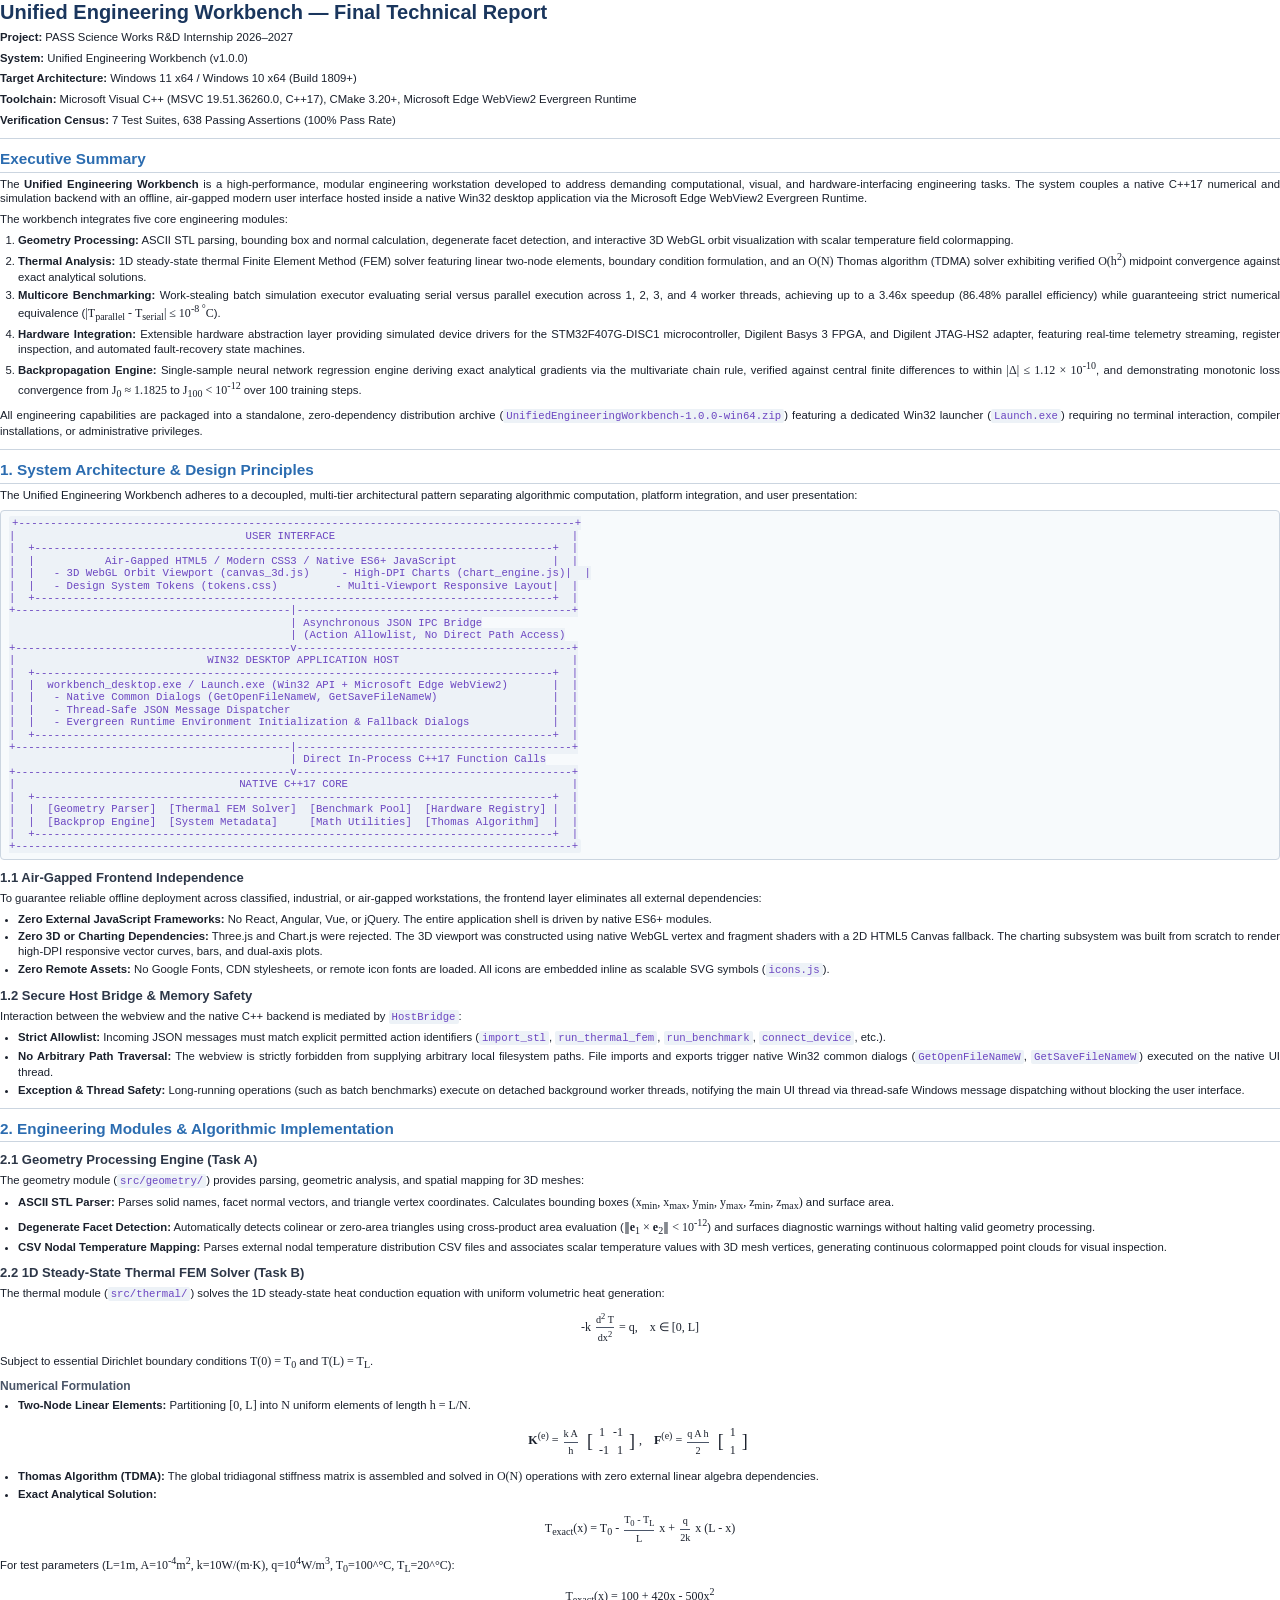
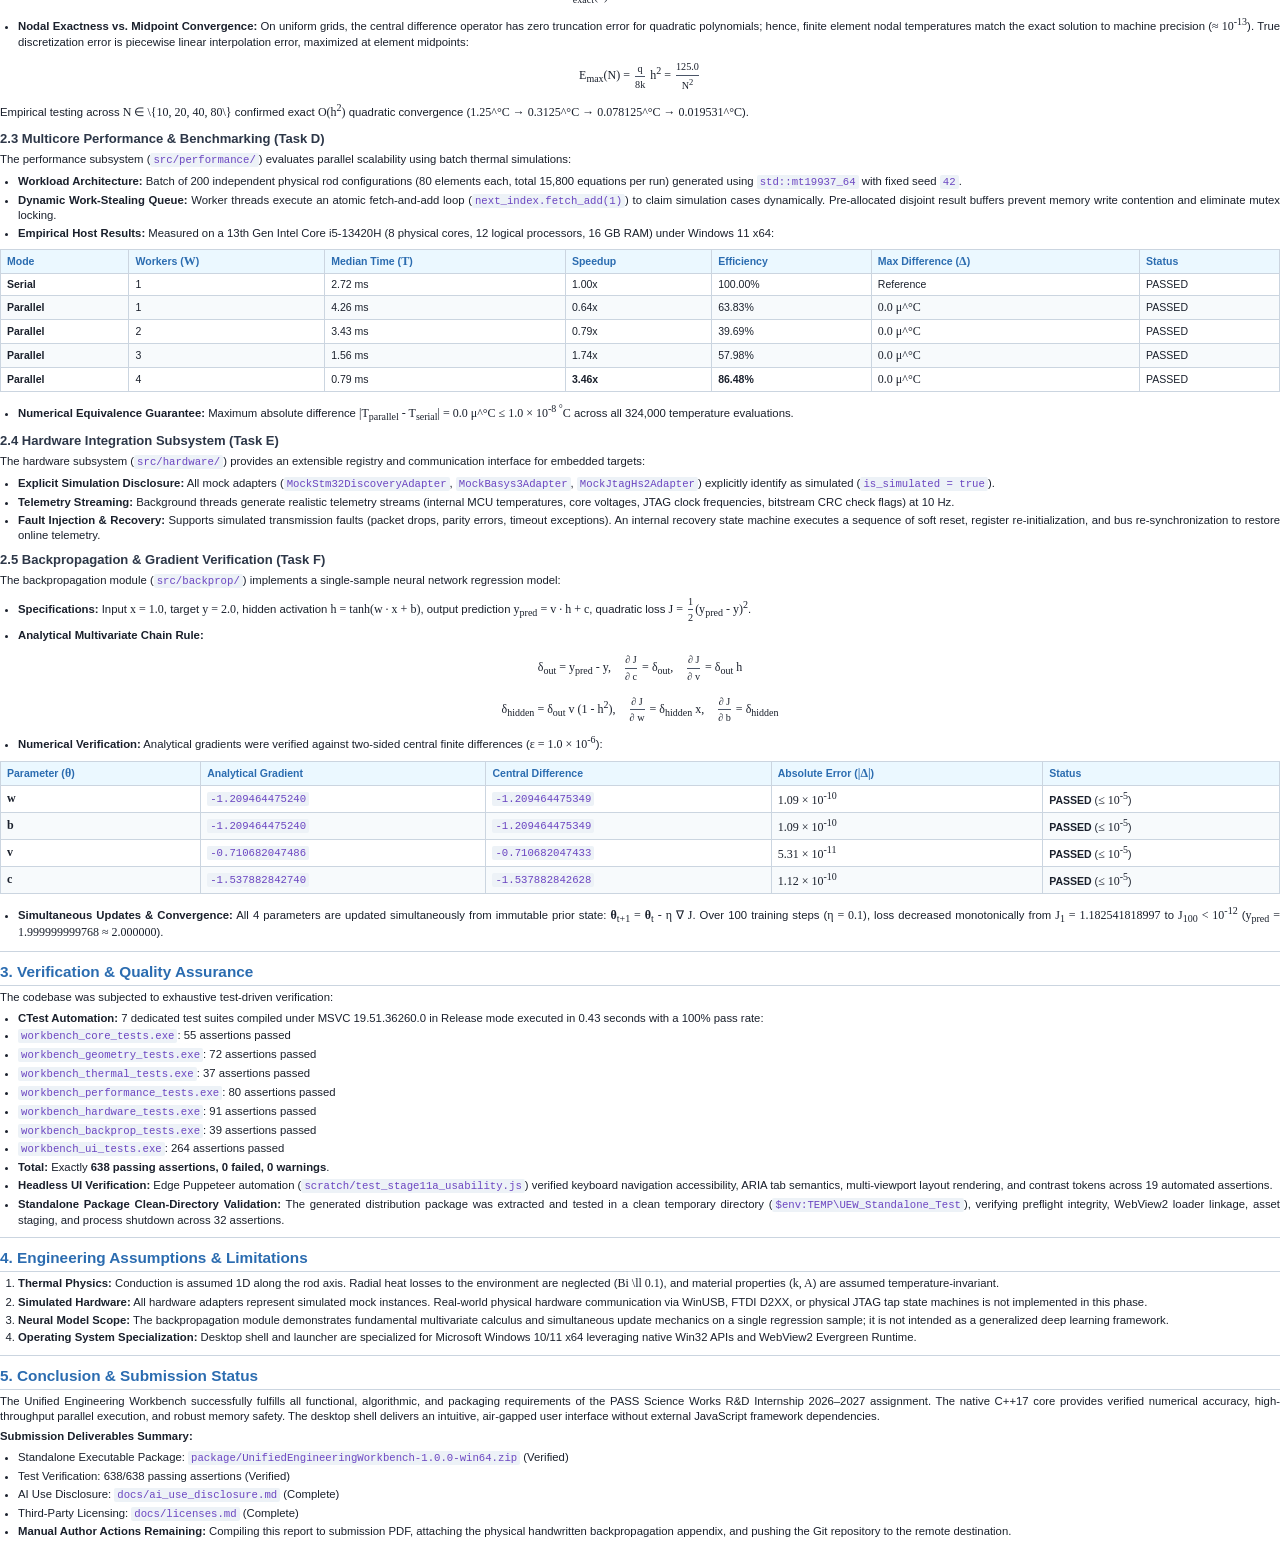
<file: scratch/test4.html>
<!DOCTYPE html>
<html lang="en">
<head>
<meta charset="UTF-8">
<title>Unified Engineering Workbench — Final Technical Report</title>
<style>

@page {
    size: A4 portrait;
    margin: 12mm 14mm 14mm 14mm;
    @bottom-right {
        content: "Page " counter(page) " of " counter(pages);
        font-family: -apple-system, BlinkMacSystemFont, 'Segoe UI', Roboto, sans-serif;
        font-size: 8pt;
        color: #718096;
    }
}

* {
    box-sizing: border-box;
}

body {
    font-family: -apple-system, BlinkMacSystemFont, 'Segoe UI', Roboto, Helvetica, Arial, sans-serif;
    font-size: 8.5pt;
    line-height: 1.30;
    color: #1a202c;
    background-color: #ffffff;
    margin: 0;
    padding: 0;
}

.doc-title {
    font-size: 15pt;
    font-weight: 700;
    color: #1a365d;
    margin: 0 0 6px 0;
    line-height: 1.2;
}

.section-title {
    font-size: 11.5pt;
    font-weight: 700;
    color: #2b6cb0;
    border-bottom: 1.5px solid #cbd5e0;
    padding-bottom: 3px;
    margin: 10px 0 4px 0;
    page-break-after: avoid;
    break-after: avoid;
}

.subsection-title {
    font-size: 9.8pt;
    font-weight: 600;
    color: #2d3748;
    margin: 10px 0 4px 0;
    page-break-after: avoid;
    break-after: avoid;
}

.sub-subsection-title {
    font-size: 9pt;
    font-weight: 600;
    color: #4a5568;
    margin: 8px 0 3px 0;
    page-break-after: avoid;
    break-after: avoid;
}

p {
    margin: 0 0 6px 0;
    text-align: justify;
}

.report-list {
    margin: 2px 0 8px 18px;
    padding: 0;
}

.report-list li {
    margin-bottom: 3px;
    text-align: justify;
}

.divider {
    border: 0;
    height: 1px;
    background: #cbd5e0;
    margin: 10px 0;
}

.table-container {
    margin: 6px 0 10px 0;
    page-break-inside: avoid;
    break-inside: avoid;
    width: 100%;
}

table {
    width: 100%;
    border-collapse: collapse;
    font-size: 7.9pt;
    line-height: 1.25;
}

th, td {
    border: 1px solid #cbd5e0;
    padding: 4px 6px;
    text-align: left;
}

th {
    background-color: #ebf8ff;
    color: #2b6cb0;
    font-weight: 600;
}

tr:nth-child(even) td {
    background-color: #f7fafc;
}

.diagram-box {
    background-color: #f7fafc;
    border: 1px solid #cbd5e0;
    border-radius: 4px;
    padding: 6px 8px;
    margin: 8px 0;
    font-family: 'Cascadia Code', Consolas, 'Courier New', monospace;
    font-size: 6.8pt;
    line-height: 1.15;
    color: #2d3748;
    page-break-inside: avoid;
    break-inside: avoid;
    overflow-x: hidden;
}

code {
    font-family: 'Cascadia Code', Consolas, 'Courier New', monospace;
    font-size: 8pt;
    background-color: #edf2f7;
    padding: 1px 3px;
    border-radius: 2px;
    color: #6b46c1;
}

.math-display {
    text-align: center;
    margin: 6px 0;
    padding: 3px 0;
    font-size: 9pt;
    font-family: 'Cambria Math', 'Times New Roman', serif;
    page-break-inside: avoid;
    break-inside: avoid;
    color: #1a202c;
}

.math-inline {
    font-family: 'Cambria Math', 'Times New Roman', serif;
    font-size: 9pt;
}

.frac {
    display: inline-flex;
    flex-direction: column;
    vertical-align: middle;
    text-align: center;
    padding: 0 2px;
    font-size: 85%;
}

.num {
    border-bottom: 1px solid #4a5568;
    padding-bottom: 1px;
}

.den {
    padding-top: 1px;
}

.matrix {
    display: inline-flex;
    align-items: center;
    margin: 0 4px;
    vertical-align: middle;
}

.bracket {
    font-size: 150%;
    font-weight: 300;
}

.matrix-rows {
    display: inline-flex;
    flex-direction: column;
    padding: 0 2px;
}

.matrix-row {
    display: flex;
    justify-content: space-around;
}

.matrix-cell {
    padding: 1px 4px;
    min-width: 14px;
    text-align: center;
}

</style>
</head>
<body>
<h1 class="doc-title">Unified Engineering Workbench — Final Technical Report</h1>
<p><strong>Project:</strong> PASS Science Works R&D Internship 2026–2027</p>
<p><strong>System:</strong> Unified Engineering Workbench (v1.0.0)</p>
<p><strong>Target Architecture:</strong> Windows 11 x64 / Windows 10 x64 (Build 1809+)</p>
<p><strong>Toolchain:</strong> Microsoft Visual C++ (MSVC 19.51.36260.0, C++17), CMake 3.20+, Microsoft Edge WebView2 Evergreen Runtime</p>
<p><strong>Verification Census:</strong> 7 Test Suites, 638 Passing Assertions (100% Pass Rate)</p>
<hr class="divider" />
<h2 class="section-title">Executive Summary</h2>
<p>The <strong>Unified Engineering Workbench</strong> is a high-performance, modular engineering workstation developed to address demanding computational, visual, and hardware-interfacing engineering tasks. The system couples a native C++17 numerical and simulation backend with an offline, air-gapped modern user interface hosted inside a native Win32 desktop application via the Microsoft Edge WebView2 Evergreen Runtime.</p>
<p>The workbench integrates five core engineering modules:</p>
<ol class="report-list">
<li><strong>Geometry Processing:</strong> ASCII STL parsing, bounding box and normal calculation, degenerate facet detection, and interactive 3D WebGL orbit visualization with scalar temperature field colormapping.</li>
<li><strong>Thermal Analysis:</strong> 1D steady-state thermal Finite Element Method (FEM) solver featuring linear two-node elements, boundary condition formulation, and an <span class="math-inline">O(N)</span> Thomas algorithm (TDMA) solver exhibiting verified <span class="math-inline">O(h<sup>2</sup>)</span> midpoint convergence against exact analytical solutions.</li>
<li><strong>Multicore Benchmarking:</strong> Work-stealing batch simulation executor evaluating serial versus parallel execution across 1, 2, 3, and 4 worker threads, achieving up to a 3.46x speedup (86.48% parallel efficiency) while guaranteeing strict numerical equivalence (<span class="math-inline">|T<sub><span class="text">parallel</span></sub> - T<sub><span class="text">serial</span></sub>| &le; 10<sup>-8 &deg;</sup><span class="text">C</span></span>).</li>
<li><strong>Hardware Integration:</strong> Extensible hardware abstraction layer providing simulated device drivers for the STM32F407G-DISC1 microcontroller, Digilent Basys 3 FPGA, and Digilent JTAG-HS2 adapter, featuring real-time telemetry streaming, register inspection, and automated fault-recovery state machines.</li>
<li><strong>Backpropagation Engine:</strong> Single-sample neural network regression engine deriving exact analytical gradients via the multivariate chain rule, verified against central finite differences to within <span class="math-inline">|&Delta;| &le; 1.12 &times; 10<sup>-10</sup></span>, and demonstrating monotonic loss convergence from <span class="math-inline">J<sub>0</sub> &approx; 1.1825</span> to <span class="math-inline">J<sub>100</sub> < 10<sup>-12</sup></span> over 100 training steps.</li>
</ol>
<p>All engineering capabilities are packaged into a standalone, zero-dependency distribution archive (<code>UnifiedEngineeringWorkbench-1.0.0-win64.zip</code>) featuring a dedicated Win32 launcher (<code>Launch.exe</code>) requiring no terminal interaction, compiler installations, or administrative privileges.</p>
<hr class="divider" />
<h2 class="section-title">1. System Architecture & Design Principles</h2>
<p>The Unified Engineering Workbench adheres to a decoupled, multi-tier architectural pattern separating algorithmic computation, platform integration, and user presentation:</p>
<pre class="diagram-box"><code>+---------------------------------------------------------------------------------------+
|                                    USER INTERFACE                                     |
|  +---------------------------------------------------------------------------------+  |
|  |           Air-Gapped HTML5 / Modern CSS3 / Native ES6+ JavaScript               |  |
|  |   - 3D WebGL Orbit Viewport (canvas_3d.js)     - High-DPI Charts (chart_engine.js)|  |
|  |   - Design System Tokens (tokens.css)         - Multi-Viewport Responsive Layout|  |
|  +---------------------------------------------------------------------------------+  |
+-------------------------------------------|-------------------------------------------+
                                            | Asynchronous JSON IPC Bridge
                                            | (Action Allowlist, No Direct Path Access)
+-------------------------------------------v-------------------------------------------+
|                              WIN32 DESKTOP APPLICATION HOST                           |
|  +---------------------------------------------------------------------------------+  |
|  |  workbench_desktop.exe / Launch.exe (Win32 API + Microsoft Edge WebView2)       |  |
|  |   - Native Common Dialogs (GetOpenFileNameW, GetSaveFileNameW)                  |  |
|  |   - Thread-Safe JSON Message Dispatcher                                         |  |
|  |   - Evergreen Runtime Environment Initialization &amp; Fallback Dialogs             |  |
|  +---------------------------------------------------------------------------------+  |
+-------------------------------------------|-------------------------------------------+
                                            | Direct In-Process C++17 Function Calls
+-------------------------------------------v-------------------------------------------+
|                                   NATIVE C++17 CORE                                   |
|  +---------------------------------------------------------------------------------+  |
|  |  [Geometry Parser]  [Thermal FEM Solver]  [Benchmark Pool]  [Hardware Registry] |  |
|  |  [Backprop Engine]  [System Metadata]     [Math Utilities]  [Thomas Algorithm]  |  |
|  +---------------------------------------------------------------------------------+  |
+---------------------------------------------------------------------------------------+</code></pre>
<h3 class="subsection-title">1.1 Air-Gapped Frontend Independence</h3>
<p>To guarantee reliable offline deployment across classified, industrial, or air-gapped workstations, the frontend layer eliminates all external dependencies:</p>
<ul class="report-list">
<li><strong>Zero External JavaScript Frameworks:</strong> No React, Angular, Vue, or jQuery. The entire application shell is driven by native ES6+ modules.</li>
<li><strong>Zero 3D or Charting Dependencies:</strong> Three.js and Chart.js were rejected. The 3D viewport was constructed using native WebGL vertex and fragment shaders with a 2D HTML5 Canvas fallback. The charting subsystem was built from scratch to render high-DPI responsive vector curves, bars, and dual-axis plots.</li>
<li><strong>Zero Remote Assets:</strong> No Google Fonts, CDN stylesheets, or remote icon fonts are loaded. All icons are embedded inline as scalable SVG symbols (<code>icons.js</code>).</li>
</ul>
<h3 class="subsection-title">1.2 Secure Host Bridge & Memory Safety</h3>
<p>Interaction between the webview and the native C++ backend is mediated by <code>HostBridge</code>:</p>
<ul class="report-list">
<li><strong>Strict Allowlist:</strong> Incoming JSON messages must match explicit permitted action identifiers (<code>import_stl</code>, <code>run_thermal_fem</code>, <code>run_benchmark</code>, <code>connect_device</code>, etc.).</li>
<li><strong>No Arbitrary Path Traversal:</strong> The webview is strictly forbidden from supplying arbitrary local filesystem paths. File imports and exports trigger native Win32 common dialogs (<code>GetOpenFileNameW</code>, <code>GetSaveFileNameW</code>) executed on the native UI thread.</li>
<li><strong>Exception & Thread Safety:</strong> Long-running operations (such as batch benchmarks) execute on detached background worker threads, notifying the main UI thread via thread-safe Windows message dispatching without blocking the user interface.</li>
</ul>
<hr class="divider" />
<h2 class="section-title">2. Engineering Modules & Algorithmic Implementation</h2>
<h3 class="subsection-title">2.1 Geometry Processing Engine (Task A)</h3>
<p>The geometry module (<code>src/geometry/</code>) provides parsing, geometric analysis, and spatial mapping for 3D meshes:</p>
<ul class="report-list">
<li><strong>ASCII STL Parser:</strong> Parses solid names, facet normal vectors, and triangle vertex coordinates. Calculates bounding boxes <span class="math-inline">(x<sub>min</sub>, x<sub>max</sub>, y<sub>min</sub>, y<sub>max</sub>, z<sub>min</sub>, z<sub>max</sub>)</span> and surface area.</li>
<li><strong>Degenerate Facet Detection:</strong> Automatically detects colinear or zero-area triangles using cross-product area evaluation (<span class="math-inline">&Vert;<strong>e</strong><sub>1</sub> &times; <strong>e</strong><sub>2</sub>&Vert; < 10<sup>-12</sup></span>) and surfaces diagnostic warnings without halting valid geometry processing.</li>
<li><strong>CSV Nodal Temperature Mapping:</strong> Parses external nodal temperature distribution CSV files and associates scalar temperature values with 3D mesh vertices, generating continuous colormapped point clouds for visual inspection.</li>
</ul>
<h3 class="subsection-title">2.2 1D Steady-State Thermal FEM Solver (Task B)</h3>
<p>The thermal module (<code>src/thermal/</code>) solves the 1D steady-state heat conduction equation with uniform volumetric heat generation:</p>
<div class="math-display">-k <span class="frac"><span class="num">d<sup>2</sup> T</span><span class="den">dx<sup>2</sup></span></span> = q, &nbsp;&nbsp; x &isin; [0, L]</div>
<p>Subject to essential Dirichlet boundary conditions <span class="math-inline">T(0) = T<sub>0</sub></span> and <span class="math-inline">T(L) = T<sub>L</sub></span>.</p>
<h4 class="sub-subsection-title">Numerical Formulation</h4>
<ul class="report-list">
<li><strong>Two-Node Linear Elements:</strong> Partitioning <span class="math-inline">[0, L]</span> into <span class="math-inline">N</span> uniform elements of length <span class="math-inline">h = L/N</span>.</li>
</ul>
<div class="math-display"><strong>K</strong><sup>(e)</sup> = <span class="frac"><span class="num">k A</span><span class="den">h</span></span> <span class="matrix"><span class="bracket">[</span><span class="matrix-rows"><span class="matrix-row"><span class="matrix-cell"><span class="math-inline">1</span></span><span class="matrix-cell"><span class="math-inline">-1</span></span></span><span class="matrix-row"><span class="matrix-cell"><span class="math-inline">-1</span></span><span class="matrix-cell"><span class="math-inline">1</span></span></span></span><span class="bracket">]</span></span>, &nbsp;&nbsp; <strong>F</strong><sup>(e)</sup> = <span class="frac"><span class="num">q A h</span><span class="den">2</span></span> <span class="matrix"><span class="bracket">[</span><span class="matrix-rows"><span class="matrix-row"><span class="matrix-cell"><span class="math-inline">1</span></span></span><span class="matrix-row"><span class="matrix-cell"><span class="math-inline">1</span></span></span></span><span class="bracket">]</span></span></div>
<ul class="report-list">
<li><strong>Thomas Algorithm (TDMA):</strong> The global tridiagonal stiffness matrix is assembled and solved in <span class="math-inline">O(N)</span> operations with zero external linear algebra dependencies.</li>
<li><strong>Exact Analytical Solution:</strong></li>
</ul>
<div class="math-display">T<sub><span class="text">exact</span></sub>(x) = T<sub>0</sub> - <span class="frac"><span class="num">T<sub>0</sub> - T<sub>L</sub></span><span class="den">L</span></span> x + <span class="frac"><span class="num">q</span><span class="den">2k</span></span> x (L - x)</div>
<p>For test parameters (<span class="math-inline">L=1<span class="text">m</span>, A=10<sup>-4</sup><span class="text">m</span><sup>2</sup>, k=10<span class="text">W/(m</span>&middot;<span class="text">K)</span>, q=10<sup>4</sup><span class="text">W/m</span><sup>3</sup>, T<sub>0</sub>=100^&deg;<span class="text">C</span>, T<sub>L</sub>=20^&deg;<span class="text">C</span></span>):</p>
<div class="math-display">T<sub><span class="text">exact</span></sub>(x) = 100 + 420x - 500x<sup>2</sup></div>
<ul class="report-list">
<li><strong>Nodal Exactness vs. Midpoint Convergence:</strong> On uniform grids, the central difference operator has zero truncation error for quadratic polynomials; hence, finite element nodal temperatures match the exact solution to machine precision (<span class="math-inline">&approx; 10<sup>-13</sup></span>). True discretization error is piecewise linear interpolation error, maximized at element midpoints:</li>
</ul>
<div class="math-display">E<sub>max</sub>(N) = <span class="frac"><span class="num">q</span><span class="den">8k</span></span> h<sup>2</sup> = <span class="frac"><span class="num">125.0</span><span class="den">N<sup>2</sup></span></span></div>
<p>Empirical testing across <span class="math-inline">N &isin; \{10, 20, 40, 80\}</span> confirmed exact <span class="math-inline">O(h<sup>2</sup>)</span> quadratic convergence (<span class="math-inline">1.25^&deg;<span class="text">C</span> &rarr; 0.3125^&deg;<span class="text">C</span> &rarr; 0.078125^&deg;<span class="text">C</span> &rarr; 0.019531^&deg;<span class="text">C</span></span>).</p>
<h3 class="subsection-title">2.3 Multicore Performance & Benchmarking (Task D)</h3>
<p>The performance subsystem (<code>src/performance/</code>) evaluates parallel scalability using batch thermal simulations:</p>
<ul class="report-list">
<li><strong>Workload Architecture:</strong> Batch of 200 independent physical rod configurations (80 elements each, total 15,800 equations per run) generated using <code>std::mt19937_64</code> with fixed seed <code>42</code>.</li>
<li><strong>Dynamic Work-Stealing Queue:</strong> Worker threads execute an atomic fetch-and-add loop (<code>next_index.fetch_add(1)</code>) to claim simulation cases dynamically. Pre-allocated disjoint result buffers prevent memory write contention and eliminate mutex locking.</li>
<li><strong>Empirical Host Results:</strong> Measured on a 13th Gen Intel Core i5-13420H (8 physical cores, 12 logical processors, 16 GB RAM) under Windows 11 x64:</li>
</ul>
<div class="table-container"><table>
<thead><tr>
<th>Mode</th>
<th>Workers (<span class="math-inline">W</span>)</th>
<th>Median Time (<span class="math-inline">T</span>)</th>
<th>Speedup</th>
<th>Efficiency</th>
<th>Max Difference (<span class="math-inline">&Delta;</span>)</th>
<th>Status</th>
</tr></thead>
<tbody>
<tr>
<td><strong>Serial</strong></td>
<td>1</td>
<td>2.72 ms</td>
<td>1.00x</td>
<td>100.00%</td>
<td>Reference</td>
<td>PASSED</td>
</tr>
<tr>
<td><strong>Parallel</strong></td>
<td>1</td>
<td>4.26 ms</td>
<td>0.64x</td>
<td>63.83%</td>
<td><span class="math-inline">0.0 &mu;^&deg;<span class="text">C</span></span></td>
<td>PASSED</td>
</tr>
<tr>
<td><strong>Parallel</strong></td>
<td>2</td>
<td>3.43 ms</td>
<td>0.79x</td>
<td>39.69%</td>
<td><span class="math-inline">0.0 &mu;^&deg;<span class="text">C</span></span></td>
<td>PASSED</td>
</tr>
<tr>
<td><strong>Parallel</strong></td>
<td>3</td>
<td>1.56 ms</td>
<td>1.74x</td>
<td>57.98%</td>
<td><span class="math-inline">0.0 &mu;^&deg;<span class="text">C</span></span></td>
<td>PASSED</td>
</tr>
<tr>
<td><strong>Parallel</strong></td>
<td>4</td>
<td>0.79 ms</td>
<td><strong>3.46x</strong></td>
<td><strong>86.48%</strong></td>
<td><span class="math-inline">0.0 &mu;^&deg;<span class="text">C</span></span></td>
<td>PASSED</td>
</tr>
</tbody>
</table></div>
<ul class="report-list">
<li><strong>Numerical Equivalence Guarantee:</strong> Maximum absolute difference <span class="math-inline">|T<sub><span class="text">parallel</span></sub> - T<sub><span class="text">serial</span></sub>| = 0.0 &mu;^&deg;<span class="text">C</span> &le; 1.0 &times; 10<sup>-8 &deg;</sup><span class="text">C</span></span> across all 324,000 temperature evaluations.</li>
</ul>
<h3 class="subsection-title">2.4 Hardware Integration Subsystem (Task E)</h3>
<p>The hardware subsystem (<code>src/hardware/</code>) provides an extensible registry and communication interface for embedded targets:</p>
<ul class="report-list">
<li><strong>Explicit Simulation Disclosure:</strong> All mock adapters (<code>MockStm32DiscoveryAdapter</code>, <code>MockBasys3Adapter</code>, <code>MockJtagHs2Adapter</code>) explicitly identify as simulated (<code>is_simulated = true</code>).</li>
<li><strong>Telemetry Streaming:</strong> Background threads generate realistic telemetry streams (internal MCU temperatures, core voltages, JTAG clock frequencies, bitstream CRC check flags) at 10 Hz.</li>
<li><strong>Fault Injection & Recovery:</strong> Supports simulated transmission faults (packet drops, parity errors, timeout exceptions). An internal recovery state machine executes a sequence of soft reset, register re-initialization, and bus re-synchronization to restore online telemetry.</li>
</ul>
<h3 class="subsection-title">2.5 Backpropagation & Gradient Verification (Task F)</h3>
<p>The backpropagation module (<code>src/backprop/</code>) implements a single-sample neural network regression model:</p>
<ul class="report-list">
<li><strong>Specifications:</strong> Input <span class="math-inline">x = 1.0</span>, target <span class="math-inline">y = 2.0</span>, hidden activation <span class="math-inline">h = tanh(w &middot; x + b)</span>, output prediction <span class="math-inline">y<sub><span class="text">pred</span></sub> = v &middot; h + c</span>, quadratic loss <span class="math-inline">J = <span class="frac"><span class="num">1</span><span class="den">2</span></span>(y<sub><span class="text">pred</span></sub> - y)<sup>2</sup></span>.</li>
<li><strong>Analytical Multivariate Chain Rule:</strong></li>
</ul>
<div class="math-display">&delta;<sub><span class="text">out</span></sub> = y<sub><span class="text">pred</span></sub> - y, &nbsp;&nbsp; <span class="frac"><span class="num">&part; J</span><span class="den">&part; c</span></span> = &delta;<sub><span class="text">out</span></sub>, &nbsp;&nbsp; <span class="frac"><span class="num">&part; J</span><span class="den">&part; v</span></span> = &delta;<sub><span class="text">out</span></sub> h</div>
<div class="math-display">&delta;<sub><span class="text">hidden</span></sub> = &delta;<sub><span class="text">out</span></sub> v (1 - h<sup>2</sup>), &nbsp;&nbsp; <span class="frac"><span class="num">&part; J</span><span class="den">&part; w</span></span> = &delta;<sub><span class="text">hidden</span></sub> x, &nbsp;&nbsp; <span class="frac"><span class="num">&part; J</span><span class="den">&part; b</span></span> = &delta;<sub><span class="text">hidden</span></sub></div>
<ul class="report-list">
<li><strong>Numerical Verification:</strong> Analytical gradients were verified against two-sided central finite differences (<span class="math-inline">&epsilon; = 1.0 &times; 10<sup>-6</sup></span>):</li>
</ul>
<div class="table-container"><table>
<thead><tr>
<th>Parameter (<span class="math-inline">&theta;</span>)</th>
<th>Analytical Gradient</th>
<th>Central Difference</th>
<th>Absolute Error (<span class="math-inline">|&Delta;|</span>)</th>
<th>Status</th>
</tr></thead>
<tbody>
<tr>
<td><strong><span class="math-inline">w</span></strong></td>
<td><code>-1.209464475240</code></td>
<td><code>-1.209464475349</code></td>
<td><span class="math-inline">1.09 &times; 10<sup>-10</sup></span></td>
<td><strong>PASSED</strong> (<span class="math-inline">&le; 10<sup>-5</sup></span>)</td>
</tr>
<tr>
<td><strong><span class="math-inline">b</span></strong></td>
<td><code>-1.209464475240</code></td>
<td><code>-1.209464475349</code></td>
<td><span class="math-inline">1.09 &times; 10<sup>-10</sup></span></td>
<td><strong>PASSED</strong> (<span class="math-inline">&le; 10<sup>-5</sup></span>)</td>
</tr>
<tr>
<td><strong><span class="math-inline">v</span></strong></td>
<td><code>-0.710682047486</code></td>
<td><code>-0.710682047433</code></td>
<td><span class="math-inline">5.31 &times; 10<sup>-11</sup></span></td>
<td><strong>PASSED</strong> (<span class="math-inline">&le; 10<sup>-5</sup></span>)</td>
</tr>
<tr>
<td><strong><span class="math-inline">c</span></strong></td>
<td><code>-1.537882842740</code></td>
<td><code>-1.537882842628</code></td>
<td><span class="math-inline">1.12 &times; 10<sup>-10</sup></span></td>
<td><strong>PASSED</strong> (<span class="math-inline">&le; 10<sup>-5</sup></span>)</td>
</tr>
</tbody>
</table></div>
<ul class="report-list">
<li><strong>Simultaneous Updates & Convergence:</strong> All 4 parameters are updated simultaneously from immutable prior state: <span class="math-inline"><strong>&theta;</strong><sub>t+1</sub> = <strong>&theta;</strong><sub>t</sub> - &eta; &nabla; J</span>. Over 100 training steps (<span class="math-inline">&eta; = 0.1</span>), loss decreased monotonically from <span class="math-inline">J<sub>1</sub> = 1.182541818997</span> to <span class="math-inline">J<sub>100</sub> < 10<sup>-12</sup></span> (<span class="math-inline">y<sub><span class="text">pred</span></sub> = 1.999999999768 &approx; 2.000000</span>).</li>
</ul>
<hr class="divider" />
<h2 class="section-title">3. Verification & Quality Assurance</h2>
<p>The codebase was subjected to exhaustive test-driven verification:</p>
<ul class="report-list">
<li><strong>CTest Automation:</strong> 7 dedicated test suites compiled under MSVC 19.51.36260.0 in Release mode executed in 0.43 seconds with a 100% pass rate:</li>
<li><code>workbench_core_tests.exe</code>: 55 assertions passed</li>
<li><code>workbench_geometry_tests.exe</code>: 72 assertions passed</li>
<li><code>workbench_thermal_tests.exe</code>: 37 assertions passed</li>
<li><code>workbench_performance_tests.exe</code>: 80 assertions passed</li>
<li><code>workbench_hardware_tests.exe</code>: 91 assertions passed</li>
<li><code>workbench_backprop_tests.exe</code>: 39 assertions passed</li>
<li><code>workbench_ui_tests.exe</code>: 264 assertions passed</li>
<li><strong>Total:</strong> Exactly <strong>638 passing assertions, 0 failed, 0 warnings</strong>.</li>
<li><strong>Headless UI Verification:</strong> Edge Puppeteer automation (<code>scratch/test_stage11a_usability.js</code>) verified keyboard navigation accessibility, ARIA tab semantics, multi-viewport layout rendering, and contrast tokens across 19 automated assertions.</li>
<li><strong>Standalone Package Clean-Directory Validation:</strong> The generated distribution package was extracted and tested in a clean temporary directory (<code>$env:TEMP\UEW_Standalone_Test</code>), verifying preflight integrity, WebView2 loader linkage, asset staging, and process shutdown across 32 assertions.</li>
</ul>
<hr class="divider" />
<h2 class="section-title">4. Engineering Assumptions & Limitations</h2>
<ol class="report-list">
<li><strong>Thermal Physics:</strong> Conduction is assumed 1D along the rod axis. Radial heat losses to the environment are neglected (<span class="math-inline">Bi \ll 0.1</span>), and material properties (<span class="math-inline">k, A</span>) are assumed temperature-invariant.</li>
<li><strong>Simulated Hardware:</strong> All hardware adapters represent simulated mock instances. Real-world physical hardware communication via WinUSB, FTDI D2XX, or physical JTAG tap state machines is not implemented in this phase.</li>
<li><strong>Neural Model Scope:</strong> The backpropagation module demonstrates fundamental multivariate calculus and simultaneous update mechanics on a single regression sample; it is not intended as a generalized deep learning framework.</li>
<li><strong>Operating System Specialization:</strong> Desktop shell and launcher are specialized for Microsoft Windows 10/11 x64 leveraging native Win32 APIs and WebView2 Evergreen Runtime.</li>
</ol>
<hr class="divider" />
<h2 class="section-title">5. Conclusion & Submission Status</h2>
<p>The Unified Engineering Workbench successfully fulfills all functional, algorithmic, and packaging requirements of the PASS Science Works R&D Internship 2026–2027 assignment. The native C++17 core provides verified numerical accuracy, high-throughput parallel execution, and robust memory safety. The desktop shell delivers an intuitive, air-gapped user interface without external JavaScript framework dependencies.</p>
<p><strong>Submission Deliverables Summary:</strong></p>
<ul class="report-list">
<li>Standalone Executable Package: <code>package/UnifiedEngineeringWorkbench-1.0.0-win64.zip</code> (Verified)</li>
<li>Test Verification: 638/638 passing assertions (Verified)</li>
<li>AI Use Disclosure: <code>docs/ai_use_disclosure.md</code> (Complete)</li>
<li>Third-Party Licensing: <code>docs/licenses.md</code> (Complete)</li>
<li><strong>Manual Author Actions Remaining:</strong> Compiling this report to submission PDF, attaching the physical handwritten backpropagation appendix, and pushing the Git repository to the remote destination.</li>
</ul>
</body>
</html>
</file>
<file: package/UnifiedEngineeringWorkbench/frontend/css/tokens.css>
/* ==========================================================================
   UNIFIED ENGINEERING WORKBENCH - REFINED DESIGN SYSTEM TOKENS (STAGE 9.2)
   Strict, minimal, professional engineering workstation styling.
   Zero neon, zero gradients, zero AI dashboard aesthetics.
   ========================================================================== */

:root {
    /* ------------------------------------------------------------------------
       1. Light Theme Colors (Default)
       ------------------------------------------------------------------------ */
    --bg-primary: #FFFFFF;
    --bg-secondary: #F1F1F1;
    --text-primary: #171717;
    --text-secondary: #737373;
    --text-muted: #8C8C8C;
    --border-color: #E5E5E5;
    --border-color-subtle: #EEEEEE;
    --border-color-strong: #D4D4D4;

    --surface-card: #FFFFFF;
    --surface-card-subtle: #F8F8F8;
    --surface-hover: #EAEAEA;
    --surface-active: #E0E0E0;

    --btn-primary-bg: #171717;
    --btn-primary-text: #FFFFFF;
    --btn-primary-hover: #333333;

    --input-bg: #FFFFFF;
    --input-border: #D4D4D4;
    --input-focus-border: #171717;

    --status-ready-bg: #F1F1F1;
    --status-ready-text: #171717;
    --status-ready-border: #D4D4D4;

    --status-running-bg: #F5F5F5;
    --status-running-text: #171717;
    --status-running-border: #A3A3A3;

    --status-completed-bg: #F1F1F1;
    --status-completed-text: #171717;
    --status-completed-border: #525252;

    --status-warning-bg: #FAF6F0;
    --status-warning-text: #78350F;
    --status-warning-border: #D4A373;

    --status-error-bg: #FEF2F2;
    --status-error-text: #991B1B;
    --status-error-border: #F87171;

    --status-sim-bg: #F5F5F5;
    --status-sim-text: #525252;
    --status-sim-border: #E5E5E5;

    --checkbox-size: 16px;
    --spinner-size: 16px;

    /* ------------------------------------------------------------------------
       2. Typography Foundations (Standard Windows System Stack)
       ------------------------------------------------------------------------ */
    --font-sans: "Segoe UI", -apple-system, BlinkMacSystemFont, Roboto, "Helvetica Neue", Arial, sans-serif;
    --font-mono: "Cascadia Code", "Consolas", "Courier New", monospace;

    /* Type Scale */
    --text-xs: 11px;
    --text-sm: 12px;
    --text-base: 13px;
    --text-md: 14px;
    --text-lg: 16px;
    --text-xl: 18px;
    --text-2xl: 22px;
    --text-3xl: 26px;

    /* Weights */
    --font-regular: 400;
    --font-medium: 500;
    --font-semibold: 600;

    /* Line Heights */
    --leading-none: 1.0;
    --leading-tight: 1.25;
    --leading-snug: 1.35;
    --leading-normal: 1.5;

    /* Letter Spacing */
    --tracking-tight: -0.015em;
    --tracking-normal: 0;
    --tracking-wide: 0.035em;
    --tracking-wider: 0.05em;

    /* ------------------------------------------------------------------------
       3. Spacing Scale (Standard 4px Increment Grid)
       ------------------------------------------------------------------------ */
    --space-1: 4px;
    --space-2: 8px;
    --space-3: 12px;
    --space-4: 16px;
    --space-5: 20px;
    --space-6: 24px;
    --space-8: 32px;
    --space-12: 48px;

    /* ------------------------------------------------------------------------
       4. Geometry & Border Radii
       ------------------------------------------------------------------------ */
    --radius-none: 0;
    --radius-sm: 4px;
    --radius-md: 6px;
    --radius-lg: 8px;
    --radius-full: 9999px;
    --border-width: 1px;

    /* ------------------------------------------------------------------------
       5. Restrained Engineering Shadows
       ------------------------------------------------------------------------ */
    --shadow-none: none;
    --shadow-sm: 0 1px 2px rgba(0, 0, 0, 0.05);
    --shadow-md: 0 4px 6px -1px rgba(0, 0, 0, 0.07), 0 2px 4px -1px rgba(0, 0, 0, 0.04);
    --shadow-dialog: 0 10px 25px rgba(0, 0, 0, 0.12);

    /* ------------------------------------------------------------------------
       6. Component Sizing Tokens
       ------------------------------------------------------------------------ */
    --header-height: 52px;
    --sidebar-width: 240px;
    --nav-item-height: 36px;
    --btn-height-sm: 28px;
    --btn-height-md: 34px;
    --btn-height-lg: 40px;
    --input-height: 34px;
    --table-row-height: 36px;

    /* ------------------------------------------------------------------------
       7. Transitions (Functional Only)
       ------------------------------------------------------------------------ */
    --transition-fast: 150ms ease;
}

/* ----------------------------------------------------------------------------
   Dark Theme Overrides
   ---------------------------------------------------------------------------- */
[data-theme="dark"] {
    --bg-primary: #171717;
    --bg-secondary: #292929;
    --text-primary: #FFFFFF;
    --text-secondary: #A3A3A3;
    --text-muted: #737373;
    --border-color: #383838;
    --border-color-subtle: #2E2E2E;
    --border-color-strong: #484848;

    --surface-card: #202020;
    --surface-card-subtle: #262626;
    --surface-hover: #333333;
    --surface-active: #3D3D3D;

    --btn-primary-bg: #FFFFFF;
    --btn-primary-text: #171717;
    --btn-primary-hover: #E5E5E5;

    --input-bg: #202020;
    --input-border: #484848;
    --input-focus-border: #FFFFFF;

    --status-ready-bg: #292929;
    --status-ready-text: #FFFFFF;
    --status-ready-border: #484848;

    --status-running-bg: #262626;
    --status-running-text: #FFFFFF;
    --status-running-border: #737373;

    --status-completed-bg: #292929;
    --status-completed-text: #FFFFFF;
    --status-completed-border: #A3A3A3;

    --status-warning-bg: #2E2519;
    --status-warning-text: #FDE68A;
    --status-warning-border: #92400E;

    --status-error-bg: #301818;
    --status-error-text: #FECACA;
    --status-error-border: #991B1B;

    --status-sim-bg: #262626;
    --status-sim-text: #A3A3A3;
    --status-sim-border: #383838;

    --shadow-sm: 0 1px 2px rgba(0, 0, 0, 0.35);
    --shadow-md: 0 4px 6px -1px rgba(0, 0, 0, 0.45);
    --shadow-dialog: 0 12px 30px rgba(0, 0, 0, 0.6);
}
</file>
<file: package/UnifiedEngineeringWorkbench/frontend/css/base.css>
/* ==========================================================================
   BASE & RESET STYLESHEET (STAGE 9.2 REFINEMENT)
   Clean baseline, standardized typography rules, form element resets.
   ========================================================================== */

*, *::before, *::after {
    box-sizing: border-box;
    margin: 0;
    padding: 0;
}

html, body {
    width: 100%;
    height: 100%;
    overflow: hidden;
    background-color: var(--bg-primary);
    color: var(--text-primary);
    font-family: var(--font-sans);
    font-size: var(--text-base);
    line-height: var(--leading-normal);
    -webkit-font-smoothing: antialiased;
    -moz-osx-font-smoothing: grayscale;
    user-select: none;
}

/* ----------------------------------------------------------------------------
   Typography Hierarchy & Standardized Scales
   ---------------------------------------------------------------------------- */
h1, .h1 {
    font-size: var(--text-2xl);
    font-weight: var(--font-semibold);
    line-height: var(--leading-tight);
    letter-spacing: var(--tracking-tight);
    color: var(--text-primary);
}

h2, .h2 {
    font-size: var(--text-lg);
    font-weight: var(--font-semibold);
    line-height: var(--leading-snug);
    letter-spacing: var(--tracking-tight);
    color: var(--text-primary);
}

h3, .h3 {
    font-size: var(--text-md);
    font-weight: var(--font-semibold);
    line-height: var(--leading-snug);
    color: var(--text-primary);
}

h4, .h4 {
    font-size: var(--text-base);
    font-weight: var(--font-semibold);
    line-height: var(--leading-snug);
    color: var(--text-primary);
}

p, .p {
    font-size: var(--text-base);
    font-weight: var(--font-regular);
    line-height: var(--leading-normal);
    color: var(--text-secondary);
}

.text-small {
    font-size: var(--text-sm);
    line-height: var(--leading-normal);
    color: var(--text-secondary);
}

.text-micro {
    font-size: var(--text-xs);
    line-height: var(--leading-snug);
    color: var(--text-muted);
}

.text-strong {
    font-weight: var(--font-semibold);
    color: var(--text-primary);
}

.text-mono {
    font-family: var(--font-mono);
    font-size: var(--text-sm);
    font-variant-numeric: tabular-nums;
}

/* ----------------------------------------------------------------------------
   Form Element Reset
   ---------------------------------------------------------------------------- */
button, input, select, textarea {
    font-family: inherit;
    font-size: inherit;
    color: inherit;
    border: none;
    background: transparent;
}

button {
    cursor: pointer;
}

/* ----------------------------------------------------------------------------
   Focus & Selection
   ---------------------------------------------------------------------------- */
:focus-visible {
    outline: 2px solid var(--text-primary);
    outline-offset: 1px;
}

::selection {
    background-color: var(--surface-hover);
    color: var(--text-primary);
}

/* ----------------------------------------------------------------------------
   Minimal Scrollbars
   ---------------------------------------------------------------------------- */
::-webkit-scrollbar {
    width: 6px;
    height: 6px;
}

::-webkit-scrollbar-track {
    background: transparent;
}

::-webkit-scrollbar-thumb {
    background: var(--border-color);
    border-radius: var(--radius-sm);
}

::-webkit-scrollbar-thumb:hover {
    background: var(--text-secondary);
}
</file>
<file: package/UnifiedEngineeringWorkbench/frontend/css/components.css>
/* ==========================================================================
   COMPONENTS STYLESHEET (STAGE 9.2 DESIGN SYSTEM REFINEMENT)
   Comprehensive styling for:
   1. Sidebar
   2. Navbar
   3. Cards
   4. Buttons
   5. Inputs & Selects
   6. Tables
   7. Dialogs & Modals
   8. Badges
   9. Statistics Widgets
   10. Forms
   ========================================================================== */

/* ----------------------------------------------------------------------------
   1. Layout Shell & Sidebar
   ---------------------------------------------------------------------------- */
.app-shell {
    display: flex;
    width: 100vw;
    height: 100vh;
    overflow: hidden;
    background-color: var(--bg-primary);
}

.sidebar {
    width: var(--sidebar-width);
    height: 100%;
    flex-shrink: 0;
    display: flex;
    flex-direction: column;
    background-color: var(--bg-secondary);
    border-right: var(--border-width) solid var(--border-color);
    transition: transform var(--transition-fast);
    z-index: 100;
}

.sidebar-header {
    height: var(--header-height);
    display: flex;
    align-items: center;
    padding: 0 var(--space-4);
    border-bottom: var(--border-width) solid var(--border-color);
}

.brand-title {
    font-size: var(--text-base);
    font-weight: var(--font-semibold);
    letter-spacing: var(--tracking-tight);
    color: var(--text-primary);
    white-space: nowrap;
    overflow: hidden;
    text-overflow: ellipsis;
}

.sidebar-nav {
    flex: 1;
    padding: var(--space-3) var(--space-2);
    display: flex;
    flex-direction: column;
    gap: var(--space-1);
    overflow-y: auto;
}

.nav-item {
    display: flex;
    align-items: center;
    gap: var(--space-3);
    width: 100%;
    height: var(--nav-item-height);
    padding: 0 var(--space-3);
    background: transparent;
    border: none;
    border-radius: var(--radius-sm);
    color: var(--text-secondary);
    font-family: inherit;
    font-size: var(--text-base);
    font-weight: var(--font-medium);
    text-align: left;
    cursor: pointer;
    transition: background-color var(--transition-fast), color var(--transition-fast);
}

.nav-item:hover {
    background-color: var(--surface-hover);
    color: var(--text-primary);
}

.nav-item.active {
    background-color: var(--surface-active);
    color: var(--text-primary);
    font-weight: var(--font-semibold);
}

.nav-icon {
    width: 16px;
    height: 16px;
    display: flex;
    align-items: center;
    justify-content: center;
    flex-shrink: 0;
}

.nav-icon svg {
    width: 16px;
    height: 16px;
    stroke: currentColor;
    stroke-width: 1.75;
    fill: none;
}

.sidebar-footer {
    padding: var(--space-3) var(--space-4);
    border-top: var(--border-width) solid var(--border-color);
    display: flex;
    flex-direction: column;
    gap: var(--space-1);
}

.host-status {
    display: flex;
    align-items: center;
    gap: var(--space-2);
    font-size: var(--text-xs);
    color: var(--text-secondary);
}

.status-dot {
    width: 7px;
    height: 7px;
    border-radius: 50%;
    background-color: #888888;
}

.status-dot.connected {
    background-color: #22c55e;
}

/* ----------------------------------------------------------------------------
   2. Main Wrapper & Navbar (Top Header)
   ---------------------------------------------------------------------------- */
.main-wrapper {
    flex: 1;
    display: flex;
    flex-direction: column;
    height: 100%;
    overflow: hidden;
    background-color: var(--bg-primary);
}

.top-header {
    height: var(--header-height);
    display: flex;
    align-items: center;
    justify-content: space-between;
    padding: 0 var(--space-6);
    border-bottom: var(--border-width) solid var(--border-color);
    background-color: var(--bg-primary);
    flex-shrink: 0;
}

.header-left {
    display: flex;
    align-items: center;
    gap: var(--space-3);
}

.menu-toggle {
    display: none;
    background: transparent;
    border: 1px solid var(--border-color);
    border-radius: var(--radius-sm);
    padding: var(--space-1) var(--space-2);
    color: var(--text-primary);
    cursor: pointer;
}

.menu-toggle svg {
    width: 18px;
    height: 18px;
    stroke: currentColor;
    stroke-width: 2;
    fill: none;
}

.view-breadcrumb {
    font-size: var(--text-base);
    font-weight: var(--font-semibold);
    color: var(--text-primary);
}

.header-right {
    display: flex;
    align-items: center;
    gap: var(--space-3);
}

.theme-toggle-btn {
    display: flex;
    align-items: center;
    gap: var(--space-2);
    height: var(--btn-height-sm);
    padding: 0 var(--space-3);
    background-color: var(--bg-secondary);
    border: var(--border-width) solid var(--border-color);
    border-radius: var(--radius-sm);
    color: var(--text-primary);
    font-family: inherit;
    font-size: var(--text-xs);
    font-weight: var(--font-medium);
    cursor: pointer;
    transition: background-color var(--transition-fast), border-color var(--transition-fast);
}

.theme-toggle-btn:hover {
    background-color: var(--surface-hover);
    border-color: var(--border-color-strong);
}

.theme-toggle-btn svg {
    width: 14px;
    height: 14px;
    stroke: currentColor;
    stroke-width: 1.75;
    fill: none;
}

/* ----------------------------------------------------------------------------
   3. Cards & Surfaces
   ---------------------------------------------------------------------------- */
.content-viewport {
    flex: 1;
    overflow-y: auto;
    padding: var(--space-6);
}

.view-panel {
    display: none;
    flex-direction: column;
    gap: var(--space-5);
    max-width: 1200px;
    margin: 0 auto;
}

.view-panel.active {
    display: flex;
}

.view-header {
    display: flex;
    flex-direction: column;
    gap: var(--space-1);
}

.cards-grid {
    display: grid;
    grid-template-columns: repeat(auto-fit, minmax(320px, 1fr));
    gap: var(--space-4);
}

.card {
    background-color: var(--surface-card);
    border: var(--border-width) solid var(--border-color);
    border-radius: var(--radius-md);
    box-shadow: var(--shadow-sm);
    padding: var(--space-5);
    display: flex;
    flex-direction: column;
    gap: var(--space-3);
}

.card-info {
    border-left: 3px solid var(--border-color-strong);
}

.card-header {
    display: flex;
    align-items: center;
    justify-content: space-between;
    border-bottom: var(--border-width) solid var(--border-color-subtle);
    padding-bottom: var(--space-2);
}

.card-title {
    font-size: var(--text-md);
    font-weight: var(--font-semibold);
    color: var(--text-primary);
}

.card-body {
    display: flex;
    flex-direction: column;
    gap: var(--space-3);
}

/* ----------------------------------------------------------------------------
   4. Buttons
   ---------------------------------------------------------------------------- */
.btn {
    display: inline-flex;
    align-items: center;
    justify-content: center;
    gap: var(--space-2);
    border-radius: var(--radius-sm);
    font-family: inherit;
    font-weight: var(--font-medium);
    cursor: pointer;
    text-decoration: none;
    transition: background-color var(--transition-fast), border-color var(--transition-fast), opacity var(--transition-fast);
}

.btn-primary {
    background-color: var(--btn-primary-bg);
    color: var(--btn-primary-text);
    border: 1px solid transparent;
}

.btn-primary:hover {
    background-color: var(--btn-primary-hover);
}

.btn-secondary {
    background-color: var(--bg-secondary);
    color: var(--text-primary);
    border: 1px solid var(--border-color);
}

.btn-secondary:hover {
    background-color: var(--surface-hover);
    border-color: var(--border-color-strong);
}

.btn-ghost {
    background-color: transparent;
    color: var(--text-primary);
    border: 1px solid transparent;
}

.btn-ghost:hover {
    background-color: var(--surface-hover);
}

.btn-sm {
    height: var(--btn-height-sm);
    padding: 0 var(--space-2);
    font-size: var(--text-xs);
}

.btn-md {
    height: var(--btn-height-md);
    padding: 0 var(--space-3);
    font-size: var(--text-sm);
}

.btn-lg {
    height: var(--btn-height-lg);
    padding: 0 var(--space-4);
    font-size: var(--text-base);
}

.btn:disabled, .btn[disabled] {
    opacity: 0.45;
    cursor: not-allowed;
    pointer-events: none;
}

.btn:focus-visible,
.nav-item:focus-visible,
.theme-toggle-btn:focus-visible,
.menu-toggle:focus-visible {
    outline: 2px solid var(--text-primary);
    outline-offset: 2px;
}

/* ----------------------------------------------------------------------------
   5. Inputs & Selects
   ---------------------------------------------------------------------------- */
.input, .select, .textarea {
    width: 100%;
    background-color: var(--input-bg);
    border: 1px solid var(--input-border);
    border-radius: var(--radius-sm);
    color: var(--text-primary);
    font-size: var(--text-sm);
    transition: border-color var(--transition-fast), box-shadow var(--transition-fast);
}

.input, .select {
    height: var(--input-height);
    padding: 0 var(--space-3);
}

.textarea {
    padding: var(--space-2) var(--space-3);
    min-height: 72px;
    resize: vertical;
}

.input:focus, .select:focus, .textarea:focus {
    outline: none;
    border-color: var(--input-focus-border);
    box-shadow: 0 0 0 1px var(--input-focus-border);
}

.input:disabled, .select:disabled, .textarea:disabled {
    background-color: var(--surface-hover);
    color: var(--text-muted);
    cursor: not-allowed;
}

/* Checkbox Controls */
.checkbox-container {
    display: inline-flex;
    align-items: center;
    gap: var(--space-2);
    cursor: pointer;
    user-select: none;
    font-size: var(--text-sm);
    color: var(--text-primary);
}

.checkbox-container input[type="checkbox"],
.checkbox-input {
    position: absolute;
    opacity: 0;
    width: 0;
    height: 0;
    pointer-events: none;
}

.checkbox-custom {
    width: var(--checkbox-size);
    height: var(--checkbox-size);
    border: 1px solid var(--input-border);
    border-radius: var(--radius-sm);
    background-color: var(--input-bg);
    display: inline-flex;
    align-items: center;
    justify-content: center;
    flex-shrink: 0;
    transition: background-color var(--transition-fast), border-color var(--transition-fast);
}

.checkbox-container input:checked + .checkbox-custom,
.checkbox-input:checked + .checkbox-custom {
    background-color: var(--btn-primary-bg);
    border-color: var(--btn-primary-bg);
}

.checkbox-custom::after {
    content: "";
    display: none;
    width: 4px;
    height: 8px;
    border: solid var(--btn-primary-text);
    border-width: 0 2px 2px 0;
    transform: rotate(45deg) translate(-0.5px, -1px);
}

.checkbox-container input:checked + .checkbox-custom::after,
.checkbox-input:checked + .checkbox-custom::after {
    display: block;
}

.checkbox-container input:focus-visible + .checkbox-custom,
.checkbox-input:focus-visible + .checkbox-custom {
    outline: 2px solid var(--text-primary);
    outline-offset: 2px;
}

.checkbox-label {
    font-size: var(--text-sm);
    color: var(--text-primary);
}

/* ----------------------------------------------------------------------------
   6. Tables
   ---------------------------------------------------------------------------- */
.table-wrapper {
    width: 100%;
    overflow-x: auto;
    border: 1px solid var(--border-color);
    border-radius: var(--radius-md);
    background-color: var(--surface-card);
    box-shadow: var(--shadow-sm);
}

.table {
    width: 100%;
    border-collapse: collapse;
    font-size: var(--text-base);
    text-align: left;
}

.table th {
    height: var(--table-row-height);
    padding: var(--space-2) var(--space-3);
    font-size: var(--text-xs);
    font-weight: var(--font-semibold);
    text-transform: uppercase;
    letter-spacing: var(--tracking-wider);
    color: var(--text-secondary);
    background-color: var(--bg-secondary);
    border-bottom: 1px solid var(--border-color);
    white-space: nowrap;
}

.table td {
    height: var(--table-row-height);
    padding: var(--space-2) var(--space-3);
    color: var(--text-primary);
    border-bottom: 1px solid var(--border-color-subtle);
    font-size: var(--text-sm);
}

.table tbody tr:last-child td {
    border-bottom: none;
}

.table tbody tr:hover {
    background-color: var(--surface-hover);
}

.table .cell-numeric {
    font-family: var(--font-mono);
    font-variant-numeric: tabular-nums;
}

.table-empty-state {
    display: flex;
    flex-direction: column;
    align-items: center;
    justify-content: center;
    padding: var(--space-8) var(--space-4);
    text-align: center;
    color: var(--text-secondary);
    gap: var(--space-2);
}

.table-empty-state .empty-icon {
    width: 32px;
    height: 32px;
    color: var(--text-muted);
    display: flex;
    align-items: center;
    justify-content: center;
}

.table-empty-state .empty-icon svg {
    width: 32px;
    height: 32px;
    stroke: currentColor;
    stroke-width: 1.5;
    fill: none;
}

.table-empty-state .empty-title {
    font-size: var(--text-sm);
    font-weight: var(--font-semibold);
    color: var(--text-primary);
}

.table-empty-state .empty-description {
    font-size: var(--text-xs);
    color: var(--text-muted);
    max-width: 320px;
}

/* ----------------------------------------------------------------------------
   7. Dialogs & Modals
   ---------------------------------------------------------------------------- */
.dialog-overlay {
    position: fixed;
    top: 0;
    left: 0;
    width: 100vw;
    height: 100vh;
    background-color: rgba(0, 0, 0, 0.45);
    display: flex;
    align-items: center;
    justify-content: center;
    z-index: 200;
    opacity: 0;
    pointer-events: none;
    transition: opacity var(--transition-fast);
}

.dialog-overlay.active {
    opacity: 1;
    pointer-events: auto;
}

.dialog {
    background-color: var(--surface-card);
    border: 1px solid var(--border-color);
    border-radius: var(--radius-md);
    box-shadow: var(--shadow-dialog);
    width: 100%;
    max-width: 480px;
    margin: var(--space-4);
    display: flex;
    flex-direction: column;
    overflow: hidden;
}

.dialog-header {
    display: flex;
    align-items: center;
    justify-content: space-between;
    padding: var(--space-4) var(--space-5);
    border-bottom: 1px solid var(--border-color);
}

.dialog-title {
    font-size: var(--text-lg);
    font-weight: var(--font-semibold);
    color: var(--text-primary);
}

.dialog-body {
    padding: var(--space-5);
    font-size: var(--text-base);
    color: var(--text-secondary);
    line-height: var(--leading-normal);
    display: flex;
    flex-direction: column;
    gap: var(--space-3);
}

.dialog-footer {
    display: flex;
    align-items: center;
    justify-content: flex-end;
    gap: var(--space-2);
    padding: var(--space-3) var(--space-5);
    border-top: 1px solid var(--border-color);
    background-color: var(--bg-secondary);
}

/* ----------------------------------------------------------------------------
   8. Badges
   ---------------------------------------------------------------------------- */
.badge {
    display: inline-flex;
    align-items: center;
    gap: var(--space-1);
    padding: 2px var(--space-2);
    font-size: var(--text-xs);
    font-weight: var(--font-medium);
    letter-spacing: var(--tracking-wide);
    border-radius: var(--radius-sm);
    border: var(--border-width) solid var(--border-color);
    background-color: var(--surface-card-subtle);
    color: var(--text-primary);
    line-height: var(--leading-none);
}

.badge-ready {
    border-color: var(--status-ready-border);
    background-color: var(--status-ready-bg);
    color: var(--status-ready-text);
}

.badge-simulated {
    border-color: var(--status-sim-border);
    background-color: var(--status-sim-bg);
    color: var(--status-sim-text);
}

.badge-running {
    border-color: var(--status-running-border);
    background-color: var(--status-running-bg);
    color: var(--status-running-text);
}

.badge-completed {
    border-color: var(--status-completed-border);
    background-color: var(--status-completed-bg);
    color: var(--status-completed-text);
}

.badge-warning {
    border-color: var(--status-warning-border);
    background-color: var(--status-warning-bg);
    color: var(--status-warning-text);
}

.badge-error {
    border-color: var(--status-error-border);
    background-color: var(--status-error-bg);
    color: var(--status-error-text);
}

/* ----------------------------------------------------------------------------
   9. Statistics (Stat Widgets)
   ---------------------------------------------------------------------------- */
.stat-widget {
    background-color: var(--surface-card);
    border: var(--border-width) solid var(--border-color);
    border-radius: var(--radius-md);
    box-shadow: var(--shadow-sm);
    padding: var(--space-4) var(--space-5);
    display: flex;
    flex-direction: column;
    gap: var(--space-1);
}

.stat-label {
    font-size: var(--text-xs);
    font-weight: var(--font-medium);
    color: var(--text-secondary);
    text-transform: uppercase;
    letter-spacing: var(--tracking-wider);
}

.stat-value {
    font-size: var(--text-2xl);
    font-weight: var(--font-semibold);
    font-family: var(--font-mono);
    font-variant-numeric: tabular-nums;
    color: var(--text-primary);
    line-height: var(--leading-tight);
}

.stat-subtext {
    font-size: var(--text-xs);
    color: var(--text-muted);
}

/* ----------------------------------------------------------------------------
   10. Forms
   ---------------------------------------------------------------------------- */
.form-group {
    display: flex;
    flex-direction: column;
    gap: var(--space-1);
}

.form-label {
    font-size: var(--text-xs);
    font-weight: var(--font-semibold);
    color: var(--text-primary);
    letter-spacing: var(--tracking-wide);
    text-transform: uppercase;
}

.form-hint {
    font-size: var(--text-xs);
    color: var(--text-secondary);
}

.form-row {
    display: grid;
    grid-template-columns: repeat(auto-fit, minmax(180px, 1fr));
    gap: var(--space-3);
}

/* ----------------------------------------------------------------------------
   Detail Rows (Key-Value)
   ---------------------------------------------------------------------------- */
.detail-row {
    display: flex;
    justify-content: space-between;
    align-items: center;
    padding: var(--space-1) 0;
    border-bottom: 1px dashed var(--border-color);
}

.detail-row:last-child {
    border-bottom: none;
}

.detail-label {
    font-size: var(--text-sm);
    color: var(--text-secondary);
}

.detail-value {
    font-size: var(--text-sm);
    font-weight: var(--font-medium);
    color: var(--text-primary);
}

/* ----------------------------------------------------------------------------
   Mobile Drawer Backdrop
   ---------------------------------------------------------------------------- */
.backdrop {
    display: none;
    position: fixed;
    top: 0;
    left: 0;
    width: 100vw;
    height: 100vh;
    background-color: rgba(0, 0, 0, 0.4);
    z-index: 90;
}

/* ----------------------------------------------------------------------------
   11. Alerts & Status Messages
   ---------------------------------------------------------------------------- */
.alert {
    display: flex;
    align-items: flex-start;
    gap: var(--space-3);
    padding: var(--space-3) var(--space-4);
    border: var(--border-width) solid var(--border-color);
    border-radius: var(--radius-sm);
    background-color: var(--surface-card-subtle);
    color: var(--text-primary);
    font-size: var(--text-sm);
    line-height: var(--leading-normal);
}

.alert-info {
    border-color: var(--border-color-strong);
    background-color: var(--surface-card-subtle);
}

.alert-success {
    border-color: var(--status-completed-border);
    background-color: var(--status-completed-bg);
    color: var(--status-completed-text);
}

.alert-warning {
    border-color: var(--status-warning-border);
    background-color: var(--status-warning-bg);
    color: var(--status-warning-text);
}

.alert-error {
    border-color: var(--status-error-border);
    background-color: var(--status-error-bg);
    color: var(--status-error-text);
}

.alert-icon {
    width: 16px;
    height: 16px;
    flex-shrink: 0;
    margin-top: 2px;
    display: flex;
    align-items: center;
    justify-content: center;
}

.alert-icon svg {
    width: 16px;
    height: 16px;
    stroke: currentColor;
    stroke-width: 1.75;
    fill: none;
}

.alert-content {
    flex: 1;
    display: flex;
    flex-direction: column;
    gap: 2px;
}

.alert-title {
    font-weight: var(--font-semibold);
    font-size: var(--text-sm);
}

.alert-message {
    font-size: var(--text-xs);
    color: inherit;
    opacity: 0.9;
}

.alert-dismiss {
    background: transparent;
    border: none;
    cursor: pointer;
    color: inherit;
    opacity: 0.6;
    padding: 0;
    margin-left: var(--space-2);
    display: flex;
    align-items: center;
    justify-content: center;
    transition: opacity var(--transition-fast);
}

.alert-dismiss:hover {
    opacity: 1;
}

.alert-dismiss svg {
    width: 14px;
    height: 14px;
    stroke: currentColor;
    stroke-width: 2;
    fill: none;
}

/* ----------------------------------------------------------------------------
   12. Toast Notifications
   ---------------------------------------------------------------------------- */
.toast-container {
    position: fixed;
    bottom: var(--space-4);
    right: var(--space-4);
    display: flex;
    flex-direction: column;
    gap: var(--space-2);
    z-index: 300;
    pointer-events: none;
    max-width: 380px;
    width: calc(100% - 32px);
}

.toast {
    display: flex;
    align-items: flex-start;
    gap: var(--space-3);
    padding: var(--space-3) var(--space-4);
    background-color: var(--surface-card);
    border: var(--border-width) solid var(--border-color);
    border-radius: var(--radius-sm);
    box-shadow: var(--shadow-dialog);
    pointer-events: auto;
    animation: toast-enter 200ms ease forwards;
    transition: opacity var(--transition-fast), transform var(--transition-fast);
}

.toast.toast-info {
    border-left: 3px solid var(--border-color-strong);
}

.toast.toast-success {
    border-left: 3px solid #22c55e;
}

.toast.toast-warning {
    border-left: 3px solid #f59e0b;
}

.toast.toast-error {
    border-left: 3px solid #ef4444;
}

.toast-icon {
    width: 16px;
    height: 16px;
    flex-shrink: 0;
    margin-top: 2px;
    display: flex;
    align-items: center;
    justify-content: center;
}

.toast-icon svg {
    width: 16px;
    height: 16px;
    stroke: currentColor;
    stroke-width: 1.75;
    fill: none;
}

.toast-content {
    flex: 1;
    display: flex;
    flex-direction: column;
    gap: 2px;
}

.toast-title {
    font-size: var(--text-sm);
    font-weight: var(--font-semibold);
    color: var(--text-primary);
}

.toast-message {
    font-size: var(--text-xs);
    color: var(--text-secondary);
}

.toast-close {
    background: transparent;
    border: none;
    cursor: pointer;
    color: var(--text-muted);
    padding: 0;
    display: flex;
    align-items: center;
    justify-content: center;
    transition: color var(--transition-fast);
}

.toast-close:hover {
    color: var(--text-primary);
}

.toast-close svg {
    width: 14px;
    height: 14px;
    stroke: currentColor;
    stroke-width: 2;
    fill: none;
}

@keyframes toast-enter {
    from {
        opacity: 0;
        transform: translateY(12px);
    }
    to {
        opacity: 1;
        transform: translateY(0);
    }
}

/* ----------------------------------------------------------------------------
   13. Loading Indicators & Spinners
   ---------------------------------------------------------------------------- */
@keyframes spin {
    from {
        transform: rotate(0deg);
    }
    to {
        transform: rotate(360deg);
    }
}

.spin-icon {
    animation: spin 1s linear infinite;
    transform-origin: center;
}

.spinner {
    width: var(--spinner-size);
    height: var(--spinner-size);
    display: inline-flex;
    align-items: center;
    justify-content: center;
}

.spinner svg {
    width: 100%;
    height: 100%;
    stroke: currentColor;
    stroke-width: 2;
    fill: none;
}

.loading-indicator {
    display: inline-flex;
    align-items: center;
    gap: var(--space-2);
    font-size: var(--text-xs);
    color: var(--text-secondary);
}

.status-indicator {
    display: inline-flex;
    align-items: center;
    gap: var(--space-2);
    font-size: var(--text-xs);
}

.status-indicator.loading {
    color: var(--text-secondary);
}

.status-indicator.completed {
    color: var(--text-primary);
}

.status-indicator.failed {
    color: var(--status-error-text);
}
</file>
<file: package/UnifiedEngineeringWorkbench/frontend/css/responsive.css>
/* ==========================================================================
   RESPONSIVE DESIGN SYSTEM (STAGE 9.4)
   Precision adaptations across all 6 required viewport tiers:
   1. Small Mobile:     375px x 667px  (Small handhelds)
   2. Large Mobile:     430px x 932px  (Modern flagships)
   3. Tablet:           768px x 1024px (Tablets)
   4. Small Desktop:    1024px x 768px (Small laptops & 4:3 displays)
   5. Standard Desktop: 1366px x 768px (Standard widescreen laptops)
   6. Large Desktop:    1920px x 1080px (FHD / QHD engineering workstations)
   ========================================================================== */

/* ----------------------------------------------------------------------------
   Global Fluidity & Overflow Prevention
   ---------------------------------------------------------------------------- */
.main-wrapper {
    min-width: 0;
    overflow-x: hidden;
}

.content-viewport {
    min-width: 0;
    overflow-x: hidden;
}

.table-wrapper {
    max-width: 100%;
    overflow-x: auto;
    -webkit-overflow-scrolling: touch;
}

img, svg {
    max-width: 100%;
    height: auto;
}

/* ----------------------------------------------------------------------------
   Tier 6: Large Desktop (>= 1600px, tested at 1920px x 1080px)
   ---------------------------------------------------------------------------- */
@media (min-width: 1600px) {
    .view-panel {
        max-width: 1560px;
    }

    .cards-grid {
        grid-template-columns: repeat(auto-fit, minmax(360px, 1fr));
    }

    .stat-grid-4 {
        grid-template-columns: repeat(4, 1fr);
    }
}

/* ----------------------------------------------------------------------------
   Tier 5: Standard Desktop (1200px - 1599px, tested at 1366px x 768px)
   ---------------------------------------------------------------------------- */
@media (min-width: 1200px) and (max-width: 1599px) {
    .view-panel {
        max-width: 1280px;
    }

    .cards-grid {
        grid-template-columns: repeat(auto-fit, minmax(320px, 1fr));
    }

    .stat-grid-4 {
        grid-template-columns: repeat(4, 1fr);
    }
}

/* ----------------------------------------------------------------------------
   Tier 4: Small Desktop (1024px - 1199px, tested at 1024px x 768px)
   ---------------------------------------------------------------------------- */
@media (min-width: 1024px) and (max-width: 1199px) {
    .sidebar {
        width: var(--sidebar-width);
        position: relative;
        transform: none !important;
    }

    .menu-toggle {
        display: none !important;
    }

    .content-viewport {
        padding: var(--space-5);
    }

    .view-panel {
        max-width: 980px;
    }

    .cards-grid {
        grid-template-columns: repeat(auto-fit, minmax(300px, 1fr));
    }

    .stat-grid-4 {
        grid-template-columns: repeat(2, 1fr);
    }
}

/* ----------------------------------------------------------------------------
   Tier 3: Tablet Layout (640px - 1023px, tested at 768px x 1024px)
   ---------------------------------------------------------------------------- */
@media (min-width: 640px) and (max-width: 1023px) {
    .sidebar {
        width: 200px;
        flex-shrink: 0;
    }

    .brand-title {
        font-size: var(--text-sm);
    }

    .sidebar-header {
        padding: 0 var(--space-3);
    }

    .nav-item {
        padding: 0 var(--space-2);
        gap: var(--space-2);
        font-size: var(--text-sm);
    }

    .menu-toggle {
        display: none !important;
    }

    .top-header {
        padding: 0 var(--space-4);
    }

    .view-breadcrumb {
        font-size: var(--text-sm);
    }

    .content-viewport {
        padding: var(--space-4);
    }

    .cards-grid {
        grid-template-columns: repeat(auto-fit, minmax(260px, 1fr));
        gap: var(--space-3);
    }

    .stat-grid-4 {
        grid-template-columns: repeat(2, 1fr);
    }

    .form-row {
        grid-template-columns: repeat(auto-fit, minmax(140px, 1fr));
    }
}

/* ----------------------------------------------------------------------------
   Tier 2 & 1: Mobile Layout (< 640px, tested at 430px & 375px)
   ---------------------------------------------------------------------------- */
@media (max-width: 639px) {
    .sidebar {
        position: fixed;
        top: 0;
        left: 0;
        width: 260px;
        max-width: 80vw;
        height: 100%;
        transform: translateX(-100%);
        box-shadow: 4px 0 20px rgba(0, 0, 0, 0.25);
        z-index: 150;
        transition: transform var(--transition-fast);
    }

    .sidebar.open {
        transform: translateX(0);
    }

    .backdrop {
        display: none;
        position: fixed;
        top: 0;
        left: 0;
        width: 100vw;
        height: 100vh;
        background-color: rgba(0, 0, 0, 0.5);
        z-index: 140;
    }

    .backdrop.active {
        display: block;
    }

    .menu-toggle {
        display: flex;
        min-height: 34px;
        min-width: 34px;
        align-items: center;
        justify-content: center;
    }

    .top-header {
        padding: 0 var(--space-3);
        height: 48px;
    }

    .header-left {
        gap: var(--space-2);
        min-width: 0;
    }

    .view-breadcrumb {
        font-size: var(--text-sm);
        white-space: nowrap;
        overflow: hidden;
        text-overflow: ellipsis;
        max-width: 170px;
    }

    .theme-toggle-btn {
        padding: 0 var(--space-2);
        height: 30px;
    }

    .theme-toggle-label {
        display: none;
    }

    .content-viewport {
        padding: var(--space-3);
        overflow-x: hidden;
    }

    .view-panel {
        gap: var(--space-3);
    }

    .view-header h1 {
        font-size: var(--text-lg);
        line-height: var(--leading-snug);
    }

    .view-header p {
        font-size: var(--text-xs);
    }

    .cards-grid, .stat-grid-4 {
        grid-template-columns: 1fr;
        gap: var(--space-3);
    }

    .card {
        padding: var(--space-3);
    }

    .card-title {
        font-size: var(--text-sm);
    }

    .nav-item {
        min-height: 44px; /* Accessible minimum touch target */
        font-size: var(--text-base);
    }

    .detail-row {
        flex-direction: column;
        align-items: flex-start;
        gap: 2px;
        padding: var(--space-2) 0;
    }

    .detail-value {
        word-break: break-word;
    }

    .form-row {
        grid-template-columns: 1fr;
        gap: var(--space-2);
    }

    .action-btn-group {
        display: flex;
        flex-direction: column;
        width: 100%;
        gap: var(--space-2);
    }

    .action-btn-group .btn {
        width: 100%;
    }

    .dialog {
        margin: var(--space-3);
        max-width: calc(100vw - 24px);
    }

    .dialog-header {
        padding: var(--space-3) var(--space-4);
    }

    .dialog-body {
        padding: var(--space-3) var(--space-4);
    }

    .dialog-footer {
        padding: var(--space-2) var(--space-4);
        flex-wrap: wrap;
    }

    .toast-container {
        left: var(--space-3);
        right: var(--space-3);
        bottom: var(--space-3);
        width: auto;
        max-width: none;
    }

    .alert {
        padding: var(--space-2) var(--space-3);
        font-size: var(--text-xs);
    }
}

/* ----------------------------------------------------------------------------
   Tier 1: Small Mobile Specific (< 380px, tested at 375px x 667px)
   ---------------------------------------------------------------------------- */
@media (max-width: 380px) {
    .view-breadcrumb {
        max-width: 120px;
        font-size: var(--text-xs);
    }

    .stat-value {
        font-size: var(--text-xl);
    }

    .brand-title {
        font-size: var(--text-sm);
    }

    .checkbox-container {
        font-size: var(--text-xs);
    }

    .toast {
        padding: var(--space-2) var(--space-3);
    }

    .table th, .table td {
        padding: var(--space-1) var(--space-2);
        font-size: var(--text-xs);
    }
}
</file>
